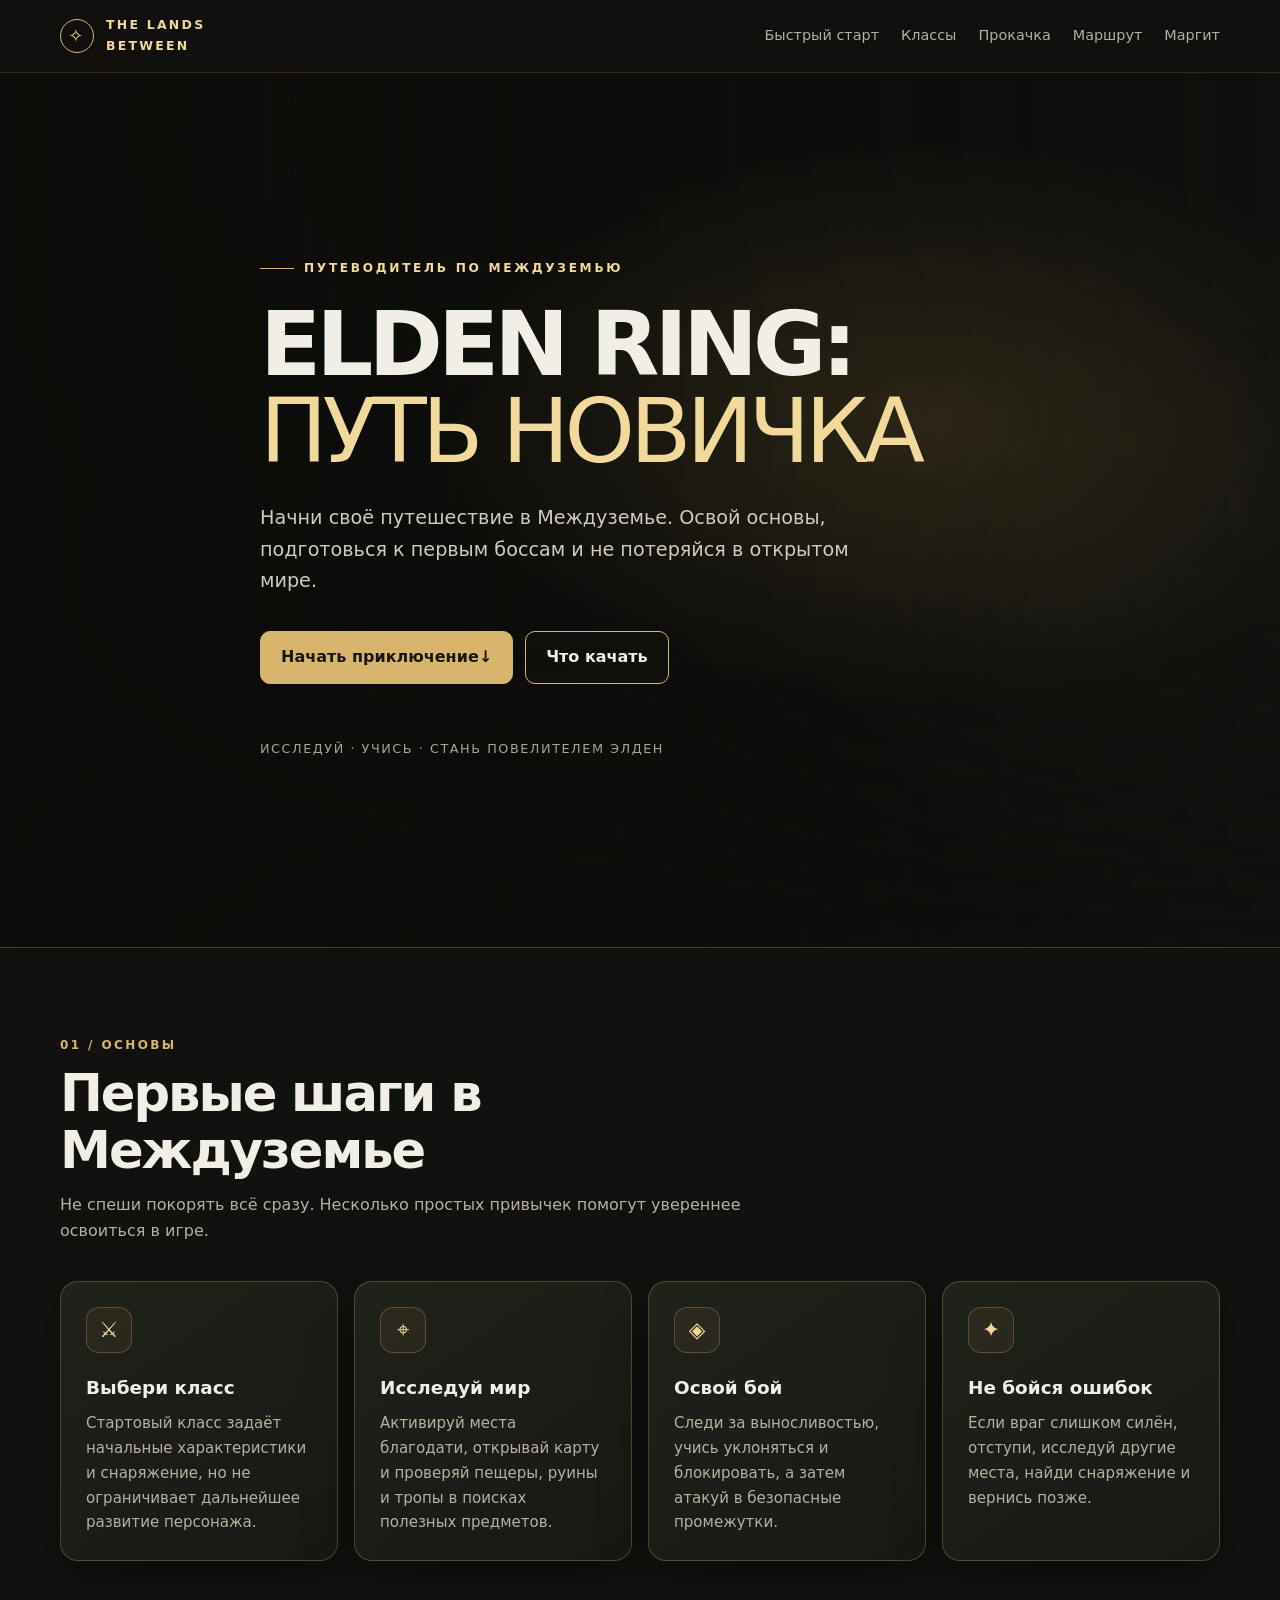
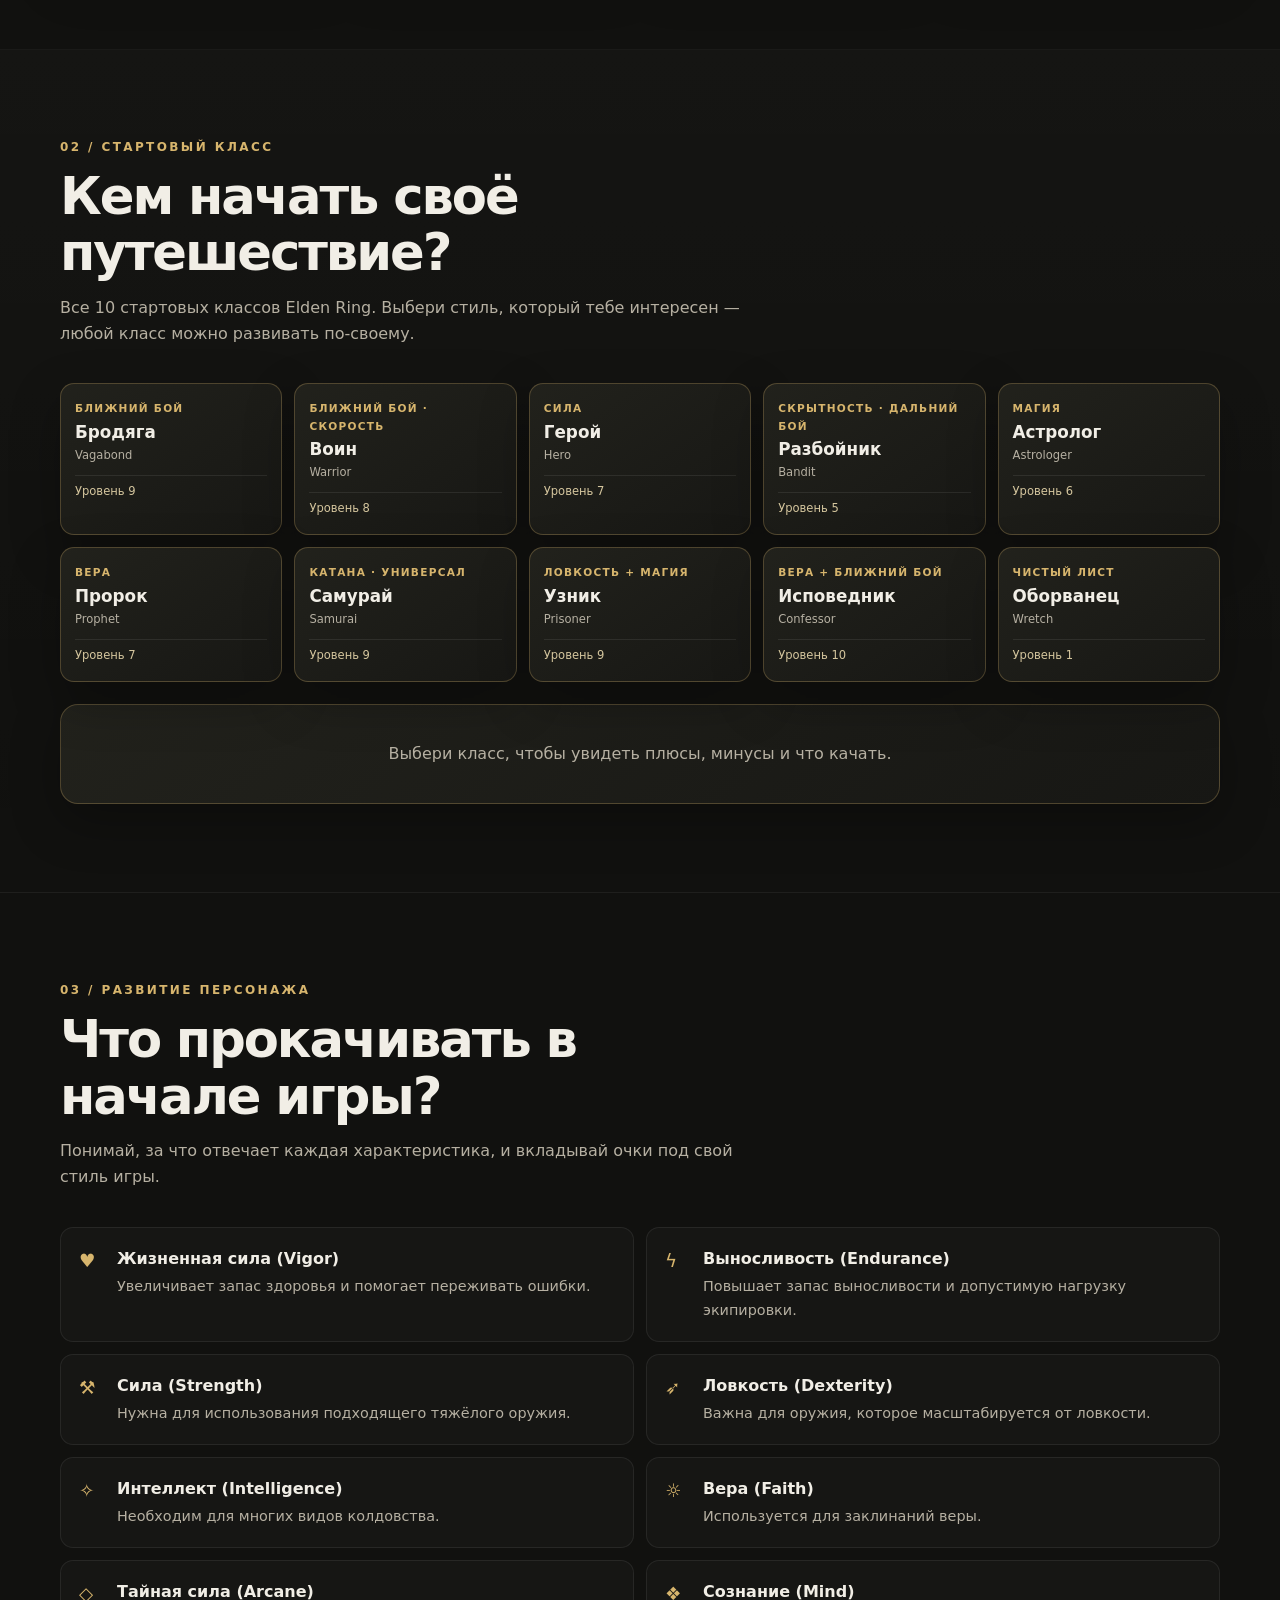
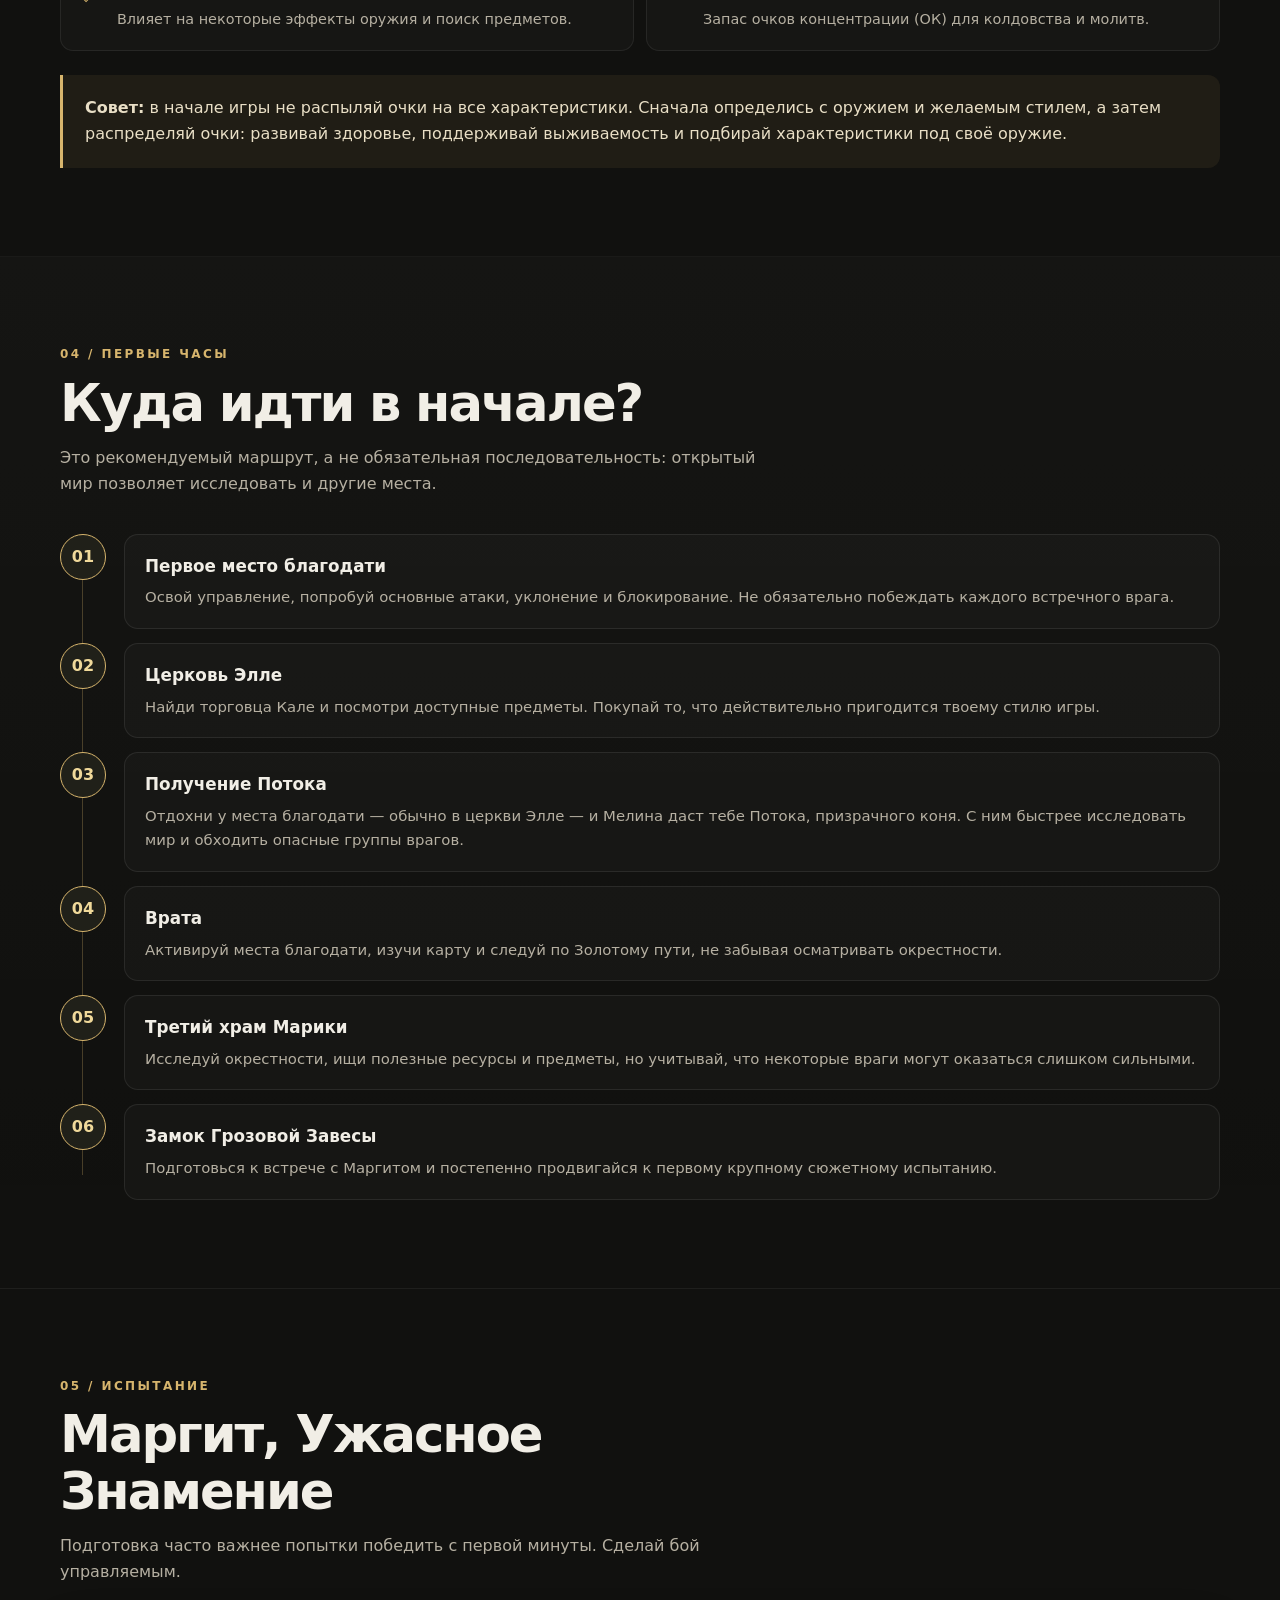
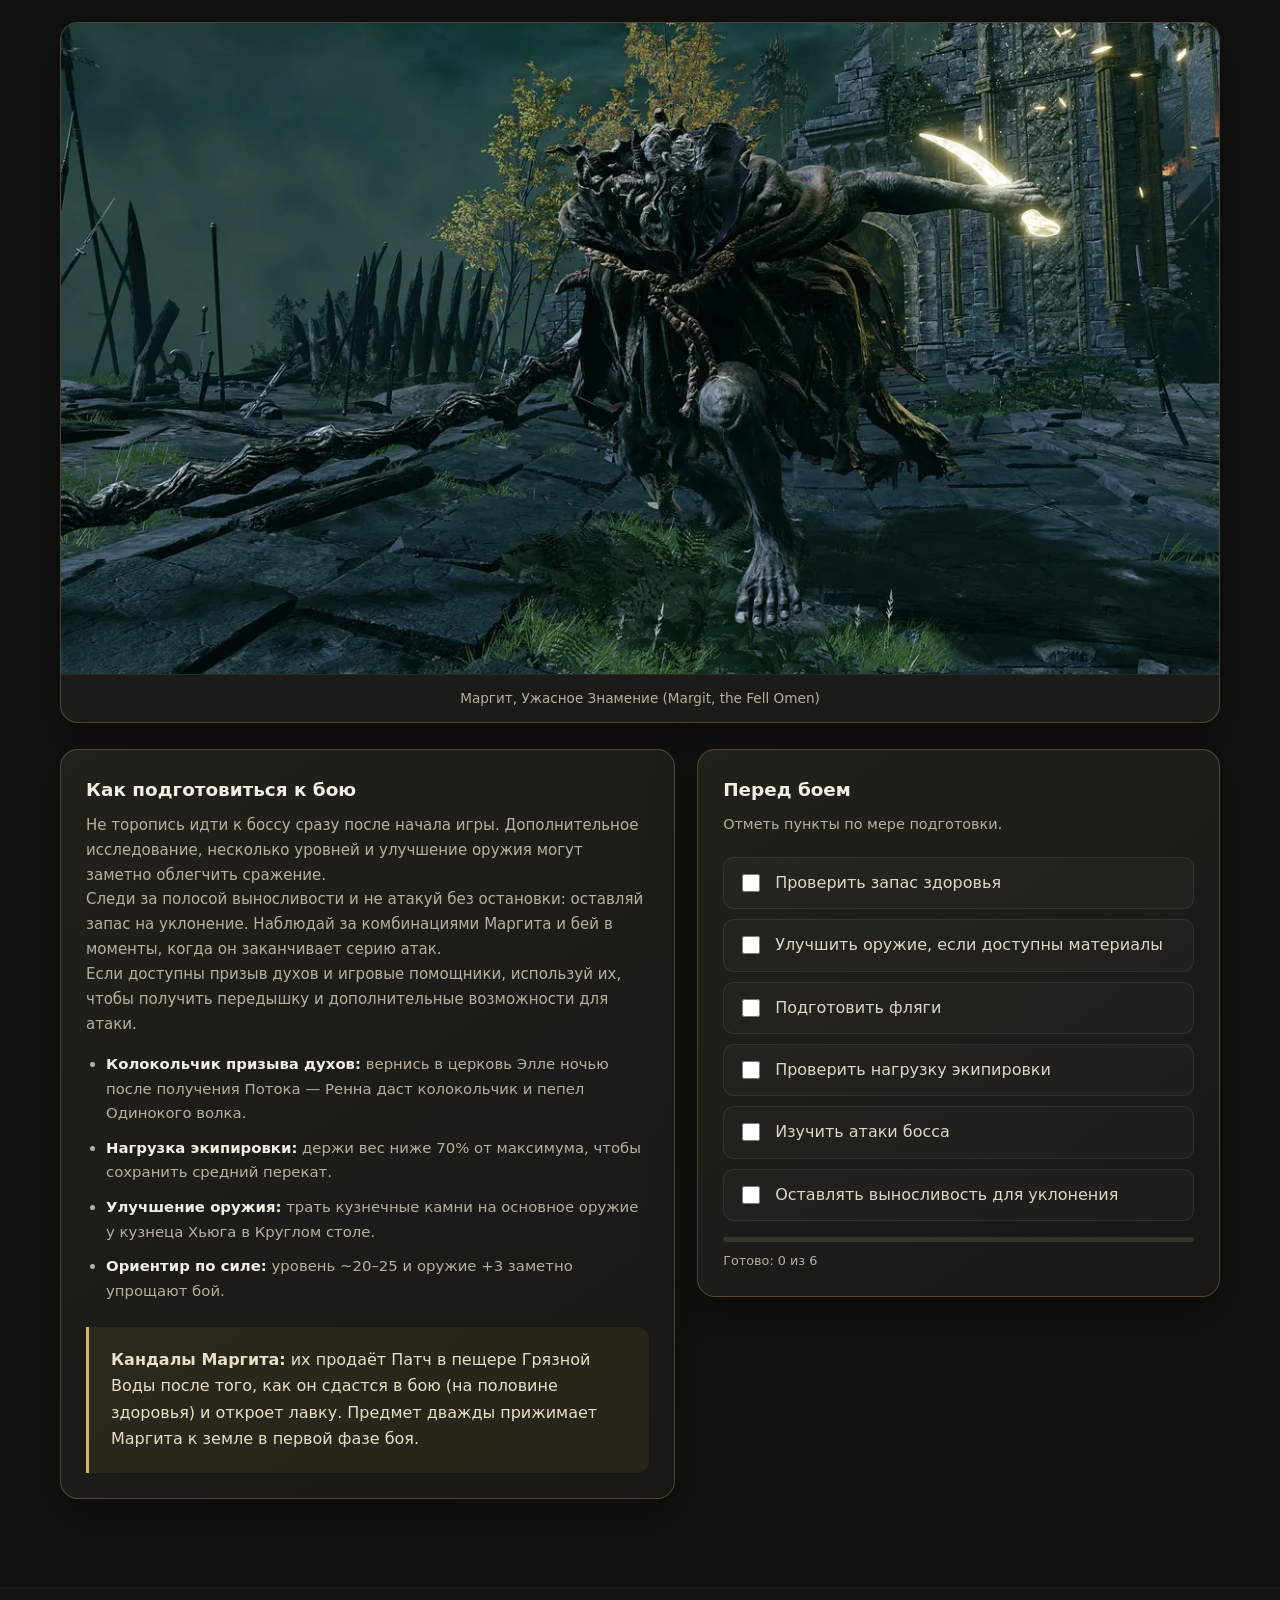
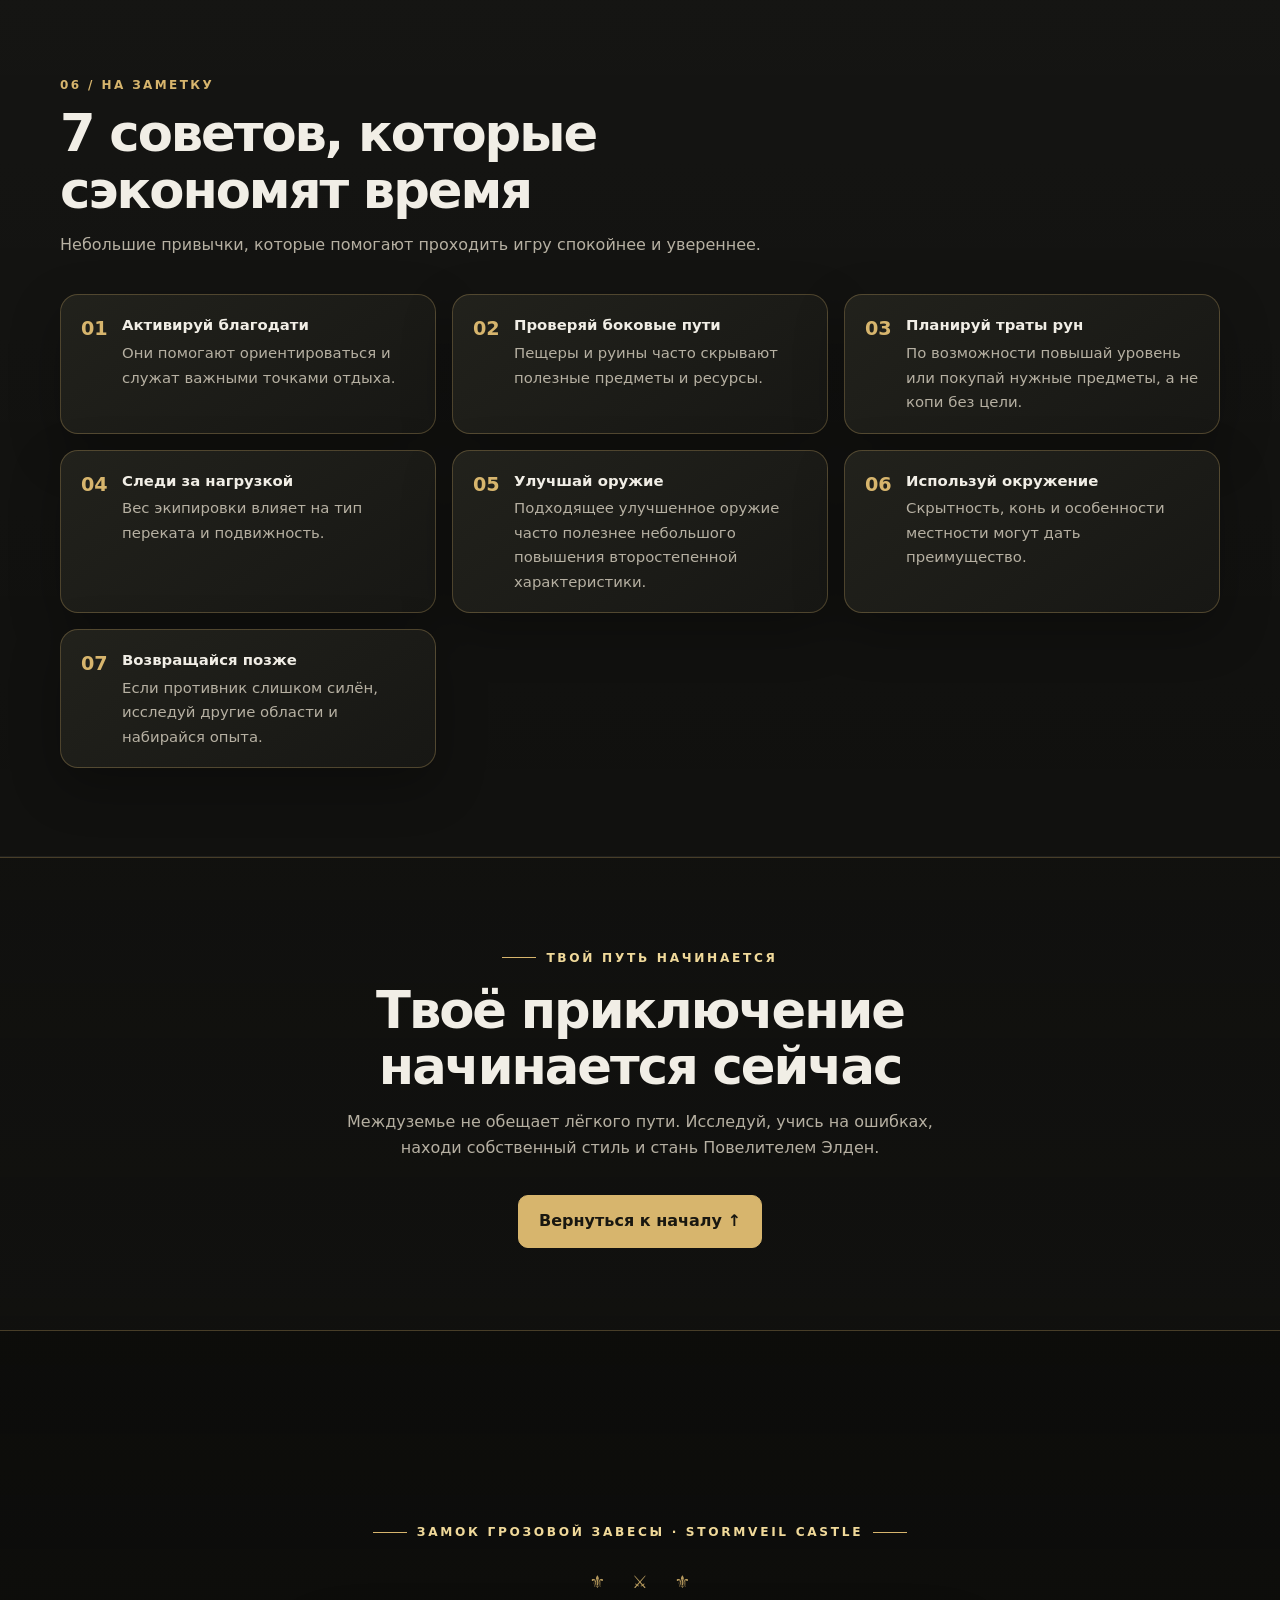
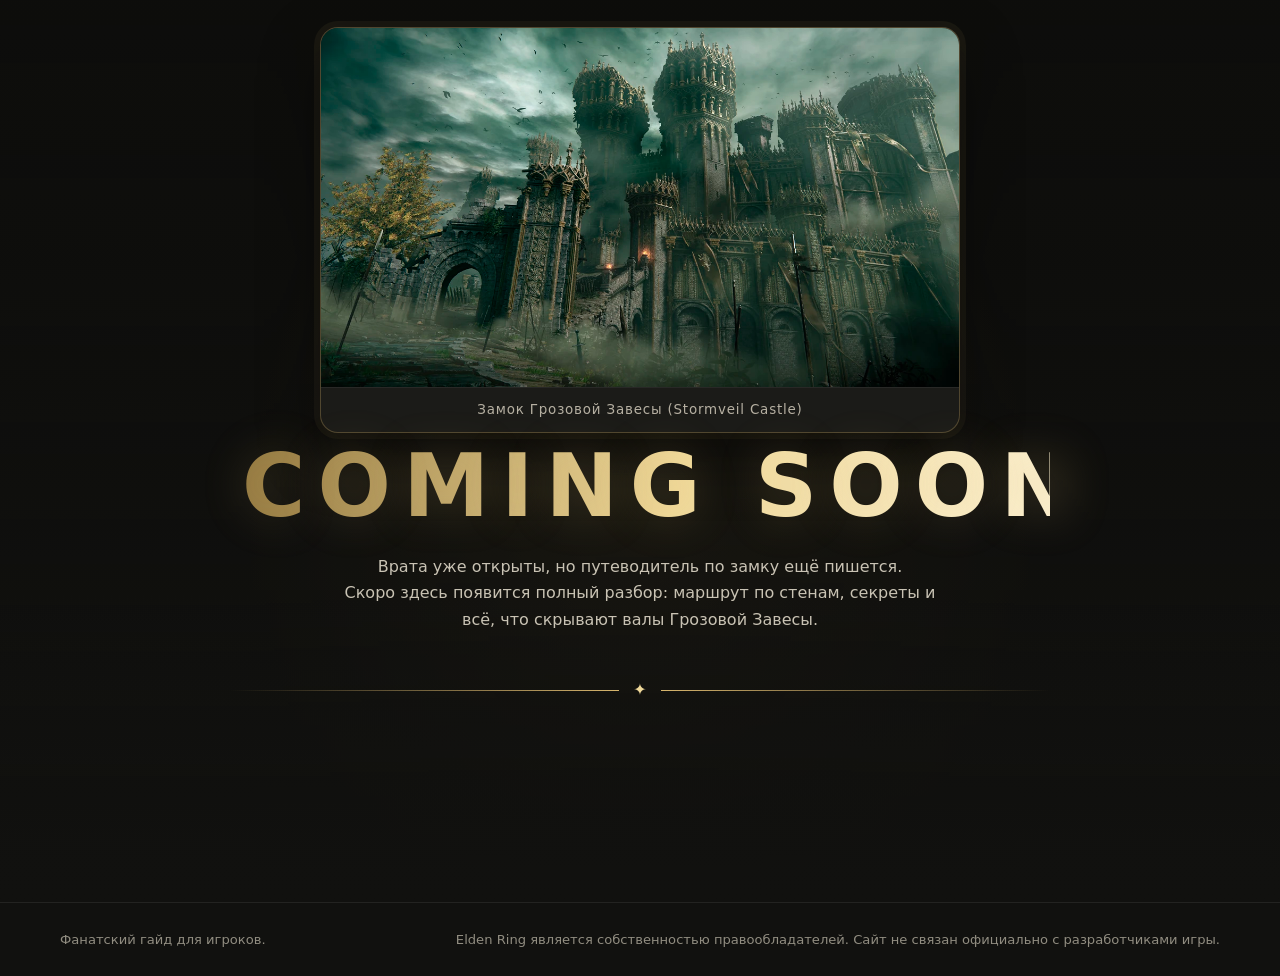
<file: index.html>
<!DOCTYPE html>
<html lang="ru">
<head>
<meta charset="UTF-8">
<meta name="viewport" content="width=device-width, initial-scale=1, viewport-fit=cover">
<meta name="description" content="Краткий фанатский гайд для новичков в Elden Ring: старт, классы, характеристики, маршрут и подготовка к Маргиту.">
<meta name="theme-color" content="#11110f">
<title>Elden Ring — Путь новичка</title>
<link rel="stylesheet" href="style.css">
</head>
<body>
<header class="topbar">
  <div class="container nav">
    <a class="brand" href="#top" aria-label="Elden Ring — к началу"><span class="brand-mark" aria-hidden="true">✧</span><span>THE LANDS<br>BETWEEN</span></a>
    <button type="button" class="menu-toggle" id="menuToggle" aria-expanded="false" aria-controls="navLinks">Меню ☰</button>
    <nav class="navlinks" id="navLinks" aria-label="Основная навигация">
      <a href="#start">Быстрый старт</a><a href="#classes">Классы</a><a href="#stats">Прокачка</a><a href="#route">Маршрут</a><a href="#margit">Маргит</a>
    </nav>
  </div>
</header>
<main id="top">
<section class="hero">
  <div class="container hero-content">
    <div class="eyebrow">Путеводитель по Междуземью</div>
    <h1>ELDEN RING:<span>ПУТЬ НОВИЧКА</span></h1>
    <p>Начни своё путешествие в Междуземье. Освой основы, подготовься к первым боссам и не потеряйся в открытом мире.</p>
    <div class="actions"><a class="btn btn-primary" href="#start">Начать приключение <span aria-hidden="true">↓</span></a><a class="btn btn-secondary" href="#stats">Что качать</a></div>
    <div class="hero-note">Исследуй · Учись · Стань Повелителем Элден</div>
  </div>
</section>

<section id="start">
  <div class="container">
    <div class="section-head reveal"><div class="section-kicker">01 / Основы</div><h2>Первые шаги в Междуземье</h2><p>Не спеши покорять всё сразу. Несколько простых привычек помогут увереннее освоиться в игре.</p></div>
    <div class="grid grid-4">
      <article class="card reveal"><div class="card-icon" aria-hidden="true">⚔</div><h3>Выбери класс</h3><p>Стартовый класс задаёт начальные характеристики и снаряжение, но не ограничивает дальнейшее развитие персонажа.</p></article>
      <article class="card reveal"><div class="card-icon" aria-hidden="true">⌖</div><h3>Исследуй мир</h3><p>Активируй места благодати, открывай карту и проверяй пещеры, руины и тропы в поисках полезных предметов.</p></article>
      <article class="card reveal"><div class="card-icon" aria-hidden="true">◈</div><h3>Освой бой</h3><p>Следи за выносливостью, учись уклоняться и блокировать, а затем атакуй в безопасные промежутки.</p></article>
      <article class="card reveal"><div class="card-icon" aria-hidden="true">✦</div><h3>Не бойся ошибок</h3><p>Если враг слишком силён, отступи, исследуй другие места, найди снаряжение и вернись позже.</p></article>
    </div>
  </div>
</section>

<section class="soft-section" id="classes">
  <div class="container">
    <div class="section-head reveal"><div class="section-kicker">02 / Стартовый класс</div><h2>Кем начать своё путешествие?</h2><p>Все 10 стартовых классов Elden Ring. Выбери стиль, который тебе интересен — любой класс можно развивать по-своему.</p></div>
    <div class="class-grid" id="classGrid" role="group" aria-label="Стартовые классы"></div>
    <div class="class-panel" id="classPanel" aria-live="polite" aria-atomic="true">
      <p class="class-panel-hint">Выбери класс, чтобы увидеть плюсы, минусы и что качать.</p>
    </div>
  </div>
</section>

<section id="stats">
  <div class="container">
    <div class="section-head reveal"><div class="section-kicker">03 / Развитие персонажа</div><h2>Что прокачивать в начале игры?</h2><p>Понимай, за что отвечает каждая характеристика, и вкладывай очки под свой стиль игры.</p></div>
    <div class="stat-grid">
      <div class="stat reveal"><div class="mini-icon">♥</div><div><strong>Жизненная сила (Vigor)</strong><p>Увеличивает запас здоровья и помогает переживать ошибки.</p></div></div>
      <div class="stat reveal"><div class="mini-icon">ϟ</div><div><strong>Выносливость (Endurance)</strong><p>Повышает запас выносливости и допустимую нагрузку экипировки.</p></div></div>
      <div class="stat reveal"><div class="mini-icon">⚒</div><div><strong>Сила (Strength)</strong><p>Нужна для использования подходящего тяжёлого оружия.</p></div></div>
      <div class="stat reveal"><div class="mini-icon">➶</div><div><strong>Ловкость (Dexterity)</strong><p>Важна для оружия, которое масштабируется от ловкости.</p></div></div>
      <div class="stat reveal"><div class="mini-icon">✧</div><div><strong>Интеллект (Intelligence)</strong><p>Необходим для многих видов колдовства.</p></div></div>
      <div class="stat reveal"><div class="mini-icon">☼</div><div><strong>Вера (Faith)</strong><p>Используется для заклинаний веры.</p></div></div>
      <div class="stat reveal"><div class="mini-icon">◇</div><div><strong>Тайная сила (Arcane)</strong><p>Влияет на некоторые эффекты оружия и поиск предметов.</p></div></div>
      <div class="stat reveal"><div class="mini-icon">❖</div><div><strong>Сознание (Mind)</strong><p>Запас очков концентрации (ОК) для колдовства и молитв.</p></div></div>
    </div>
    <div class="notice reveal"><strong>Совет:</strong> в начале игры не распыляй очки на все характеристики. Сначала определись с оружием и желаемым стилем, а затем распределяй очки: развивай здоровье, поддерживай выживаемость и подбирай характеристики под своё оружие.</div>
  </div>
</section>

<section class="soft-section" id="route">
  <div class="container">
    <div class="section-head reveal"><div class="section-kicker">04 / Первые часы</div><h2>Куда идти в начале?</h2><p>Это рекомендуемый маршрут, а не обязательная последовательность: открытый мир позволяет исследовать и другие места.</p></div>
    <div class="route">
      <article class="route-item reveal"><div class="route-num">01</div><div class="route-copy"><h3>Первое место благодати</h3><p>Освой управление, попробуй основные атаки, уклонение и блокирование. Не обязательно побеждать каждого встречного врага.</p></div></article>
      <article class="route-item reveal"><div class="route-num">02</div><div class="route-copy"><h3>Церковь Элле</h3><p>Найди торговца Кале и посмотри доступные предметы. Покупай то, что действительно пригодится твоему стилю игры.</p></div></article>
      <article class="route-item reveal"><div class="route-num">03</div><div class="route-copy"><h3>Получение Потока</h3><p>Отдохни у места благодати — обычно в церкви Элле — и Мелина даст тебе Потока, призрачного коня. С ним быстрее исследовать мир и обходить опасные группы врагов.</p></div></article>
      <article class="route-item reveal"><div class="route-num">04</div><div class="route-copy"><h3>Врата</h3><p>Активируй места благодати, изучи карту и следуй по Золотому пути, не забывая осматривать окрестности.</p></div></article>
      <article class="route-item reveal"><div class="route-num">05</div><div class="route-copy"><h3>Третий храм Марики</h3><p>Исследуй окрестности, ищи полезные ресурсы и предметы, но учитывай, что некоторые враги могут оказаться слишком сильными.</p></div></article>
      <article class="route-item reveal"><div class="route-num">06</div><div class="route-copy"><h3>Замок Грозовой Завесы</h3><p>Подготовься к встрече с Маргитом и постепенно продвигайся к первому крупному сюжетному испытанию.</p></div></article>
    </div>
  </div>
</section>

<section id="margit">
  <div class="container">
    <div class="section-head reveal"><div class="section-kicker">05 / Испытание</div><h2>Маргит, Ужасное Знамение</h2><p>Подготовка часто важнее попытки победить с первой минуты. Сделай бой управляемым.</p></div>
    <figure class="boss-figure reveal">
      <img src="assets/margit.webp" alt="Маргит, Ужасное Знамение — первый крупный босс Elden Ring, встречающий игрока у ворот Замка Грозовой Завесы" width="1200" height="675" loading="lazy" decoding="async">
      <figcaption>Маргит, Ужасное Знамение (Margit, the Fell Omen)</figcaption>
    </figure>
    <div class="boss-layout">
      <div class="card reveal">
        <h3>Как подготовиться к бою</h3>
        <p>Не торопись идти к боссу сразу после начала игры. Дополнительное исследование, несколько уровней и улучшение оружия могут заметно облегчить сражение.</p>
        <p>Следи за полосой выносливости и не атакуй без остановки: оставляй запас на уклонение. Наблюдай за комбинациями Маргита и бей в моменты, когда он заканчивает серию атак.</p>
        <p>Если доступны призыв духов и игровые помощники, используй их, чтобы получить передышку и дополнительные возможности для атаки.</p>
        <ul class="prep-list">
          <li><strong>Колокольчик призыва духов:</strong> вернись в церковь Элле ночью после получения Потока — Ренна даст колокольчик и пепел Одинокого волка.</li>
          <li><strong>Нагрузка экипировки:</strong> держи вес ниже 70% от максимума, чтобы сохранить средний перекат.</li>
          <li><strong>Улучшение оружия:</strong> трать кузнечные камни на основное оружие у кузнеца Хьюга в Круглом столе.</li>
          <li><strong>Ориентир по силе:</strong> уровень ~20–25 и оружие +3 заметно упрощают бой.</li>
        </ul>
        <div class="notice"><strong>Кандалы Маргита:</strong> их продаёт Патч в пещере Грязной Воды после того, как он сдастся в бою (на половине здоровья) и откроет лавку. Предмет дважды прижимает Маргита к земле в первой фазе боя.</div>
      </div>
      <div class="card reveal">
        <h3>Перед боем</h3>
        <p style="color:var(--muted);font-size:.9rem">Отметь пункты по мере подготовки.</p>
        <div class="checklist" id="checklist">
          <label class="checkrow"><input type="checkbox"><span>Проверить запас здоровья</span></label>
          <label class="checkrow"><input type="checkbox"><span>Улучшить оружие, если доступны материалы</span></label>
          <label class="checkrow"><input type="checkbox"><span>Подготовить фляги</span></label>
          <label class="checkrow"><input type="checkbox"><span>Проверить нагрузку экипировки</span></label>
          <label class="checkrow"><input type="checkbox"><span>Изучить атаки босса</span></label>
          <label class="checkrow"><input type="checkbox"><span>Оставлять выносливость для уклонения</span></label>
        </div>
        <div class="progress-wrap" aria-label="Прогресс подготовки"><div class="progress-bar" id="progressBar"></div></div>
        <div class="progress-text" id="progressText" aria-live="polite">Готово: 0 из 6</div>
      </div>
    </div>
  </div>
</section>

<section class="soft-section" id="tips">
  <div class="container">
    <div class="section-head reveal"><div class="section-kicker">06 / На заметку</div><h2>7 советов, которые сэкономят время</h2><p>Небольшие привычки, которые помогают проходить игру спокойнее и увереннее.</p></div>
    <div class="grid grid-3">
      <article class="card tip-card reveal"><div class="tip-number">01</div><p><strong>Активируй благодати</strong>Они помогают ориентироваться и служат важными точками отдыха.</p></article>
      <article class="card tip-card reveal"><div class="tip-number">02</div><p><strong>Проверяй боковые пути</strong>Пещеры и руины часто скрывают полезные предметы и ресурсы.</p></article>
      <article class="card tip-card reveal"><div class="tip-number">03</div><p><strong>Планируй траты рун</strong>По возможности повышай уровень или покупай нужные предметы, а не копи без цели.</p></article>
      <article class="card tip-card reveal"><div class="tip-number">04</div><p><strong>Следи за нагрузкой</strong>Вес экипировки влияет на тип переката и подвижность.</p></article>
      <article class="card tip-card reveal"><div class="tip-number">05</div><p><strong>Улучшай оружие</strong>Подходящее улучшенное оружие часто полезнее небольшого повышения второстепенной характеристики.</p></article>
      <article class="card tip-card reveal"><div class="tip-number">06</div><p><strong>Используй окружение</strong>Скрытность, конь и особенности местности могут дать преимущество.</p></article>
      <article class="card tip-card reveal"><div class="tip-number">07</div><p><strong>Возвращайся позже</strong>Если противник слишком силён, исследуй другие области и набирайся опыта.</p></article>
    </div>
  </div>
</section>

<section class="final-cta">
  <div class="container reveal"><div class="eyebrow">Твой путь начинается</div><h2>Твоё приключение начинается сейчас</h2><p>Междуземье не обещает лёгкого пути. Исследуй, учись на ошибках, находи собственный стиль и стань Повелителем Элден.</p><div class="actions"><a class="btn btn-primary" href="#top">Вернуться к началу ↑</a></div></div>
</section>

<section class="coming-soon" id="stormveil" aria-label="Замок Грозовой Завесы — скоро">
  <div class="coming-soon-inner container reveal">
    <div class="eyebrow coming-soon-eyebrow">Замок Грозовой Завесы · Stormveil Castle</div>
    <div class="coming-soon-gate" aria-hidden="true">⚜ ⚔ ⚜</div>
    <figure class="coming-soon-figure">
      <img src="assets/stormveil.webp" alt="Замок Грозовой Завесы (Stormveil Castle) — первая крупная сюжетная локация Elden Ring" width="1200" height="675" loading="lazy" decoding="async">
      <figcaption>Замок Грозовой Завесы (Stormveil Castle)</figcaption>
    </figure>
    <p class="coming-soon-title">COMING&nbsp;SOON</p>
    <p class="coming-soon-sub">Врата уже открыты, но путеводитель по замку ещё пишется.<br>Скоро здесь появится полный разбор: маршрут по стенам, секреты и всё, что скрывают валы Грозовой Завесы.</p>
    <div class="coming-soon-divider" aria-hidden="true"><span>✦</span></div>
  </div>
</section>
</main>
<footer><div class="container footer-inner"><span>Фанатский гайд для игроков.</span><span>Elden Ring является собственностью правообладателей. Сайт не связан официально с разработчиками игры.</span></div></footer>
<script src="main.js"></script>
</body>
</html>
</file>
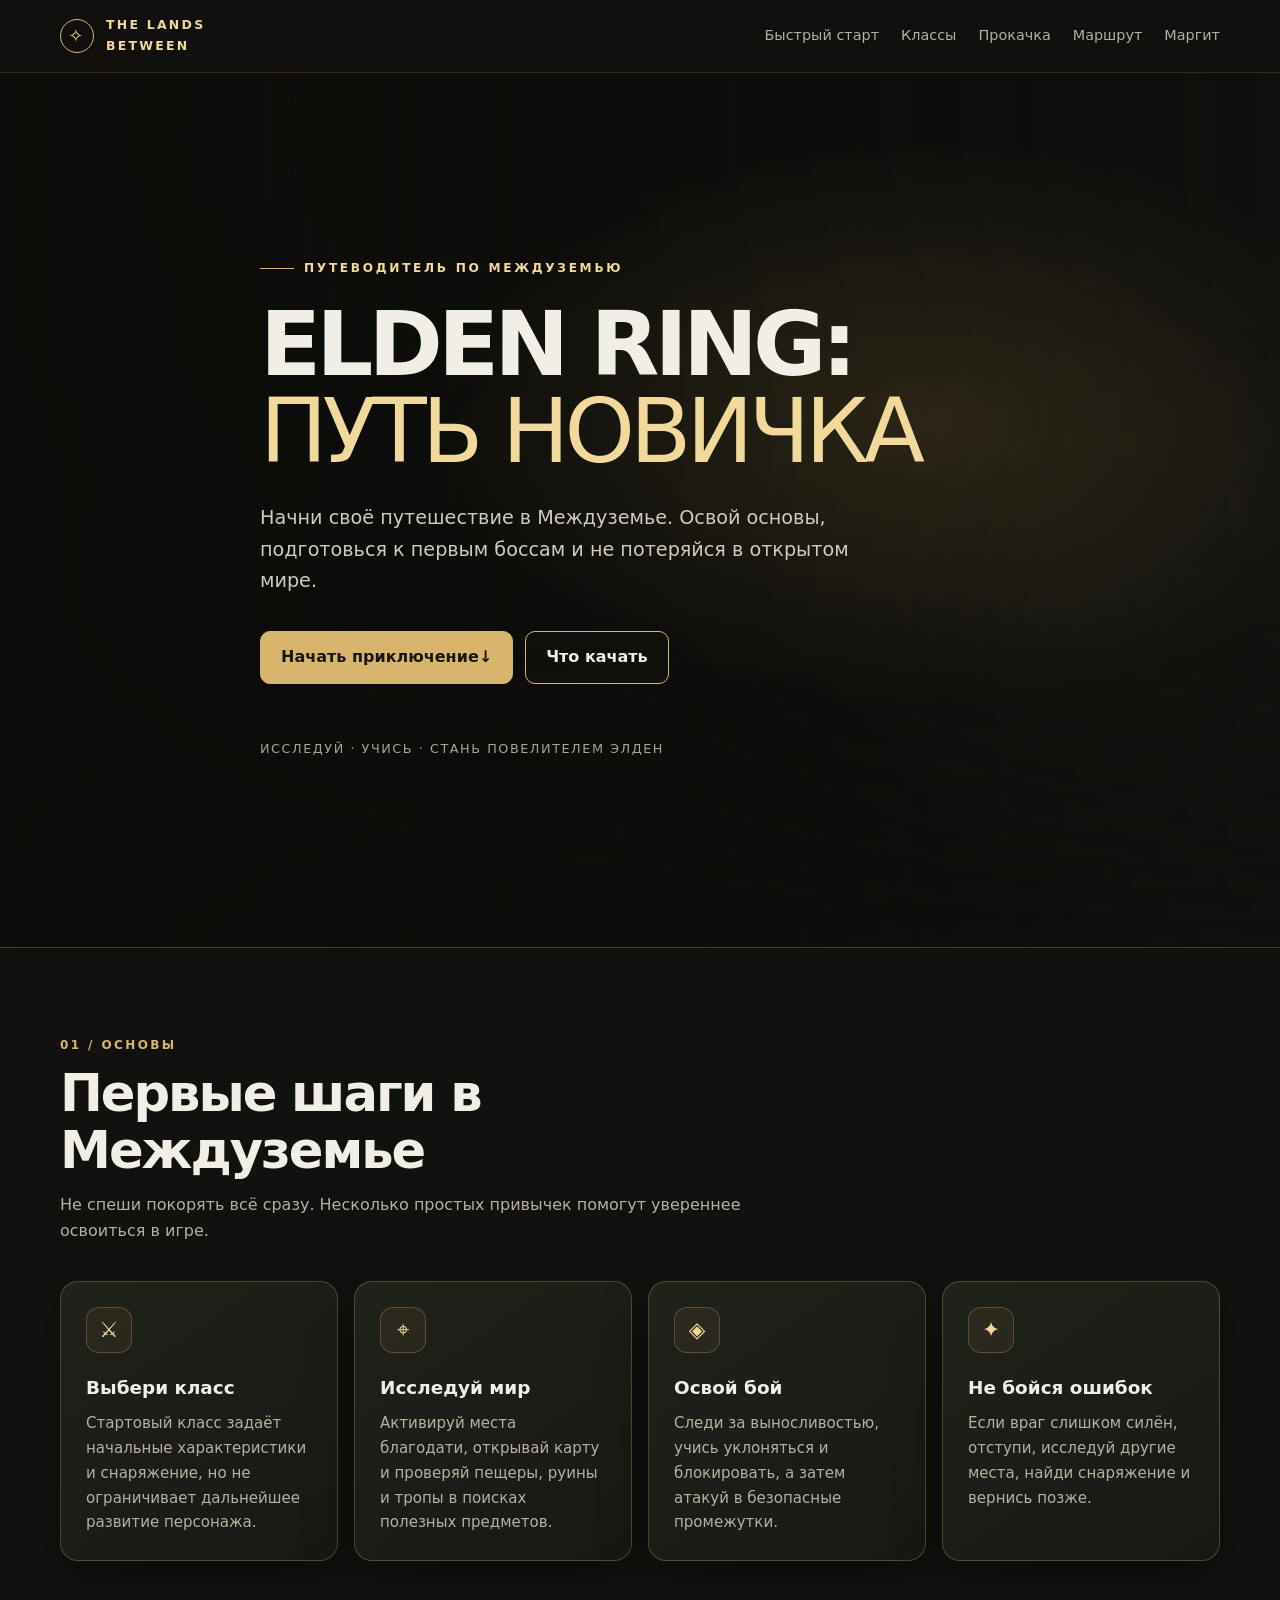
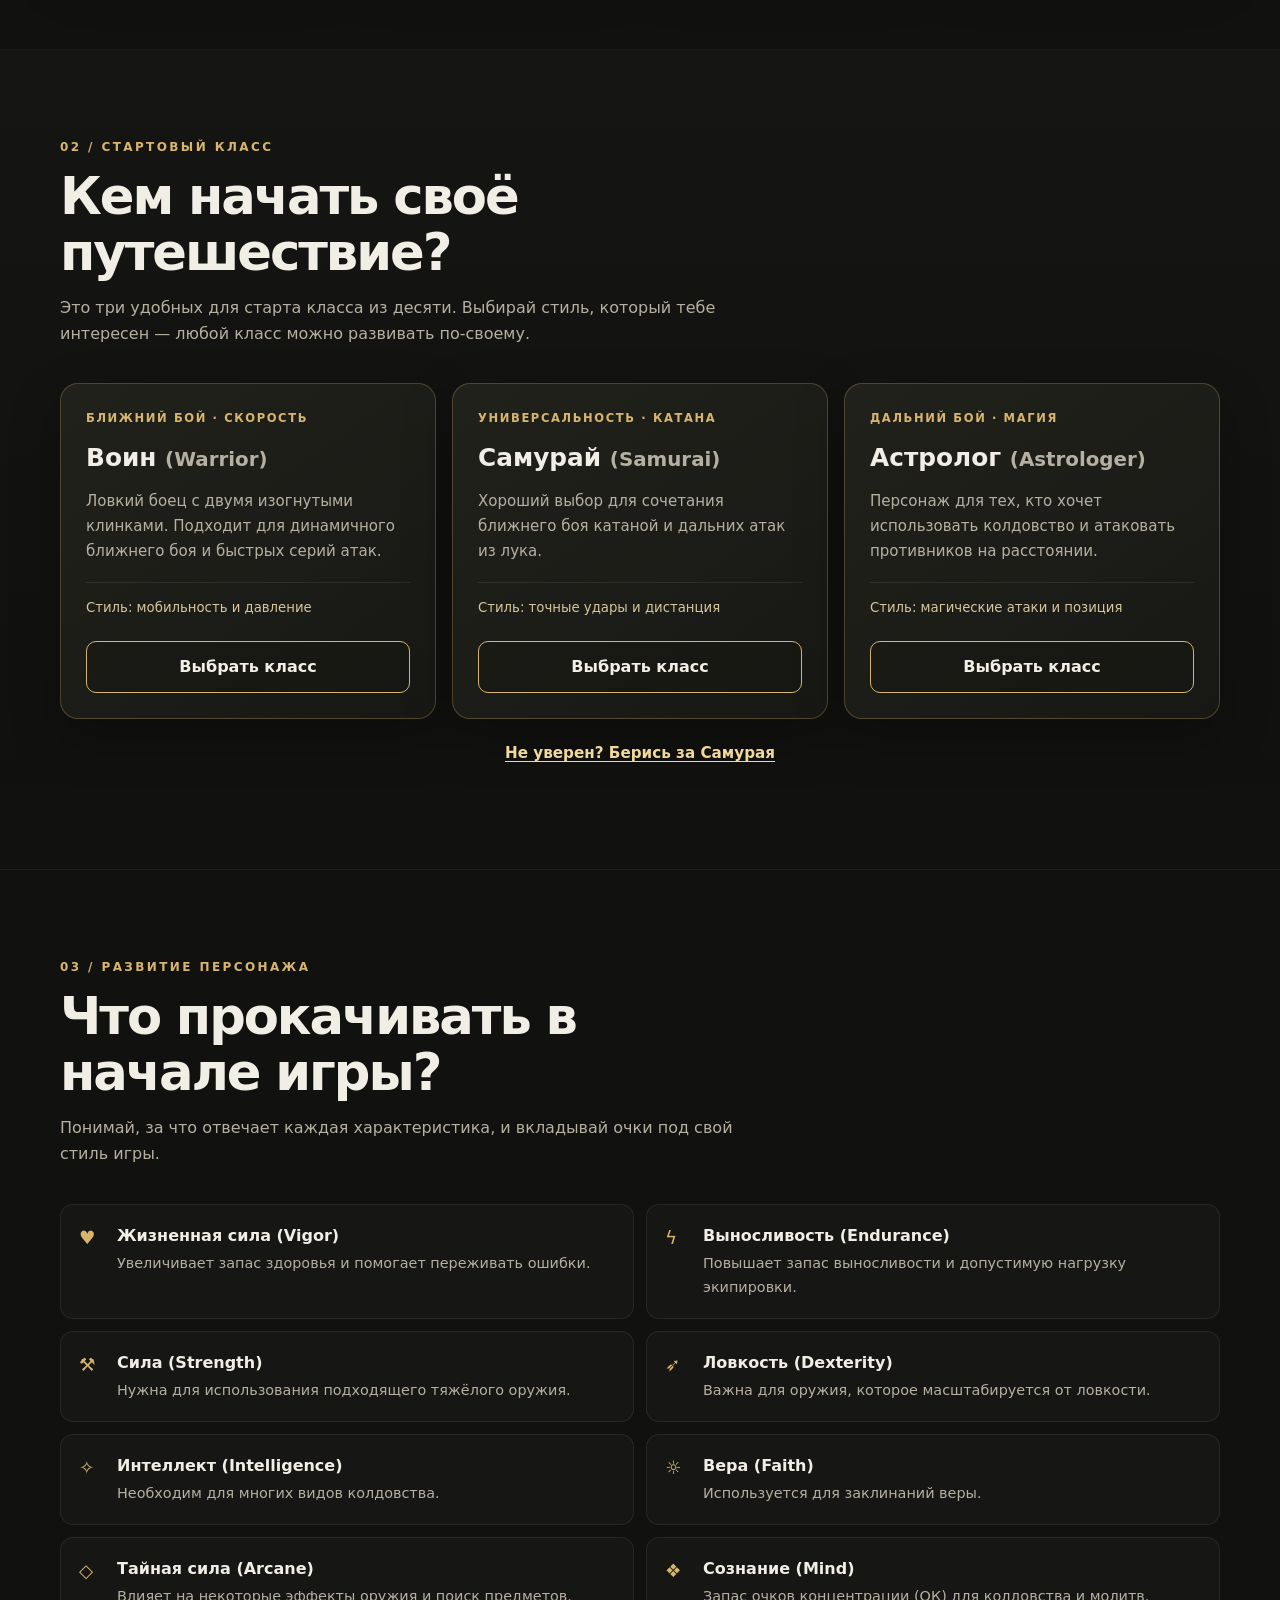
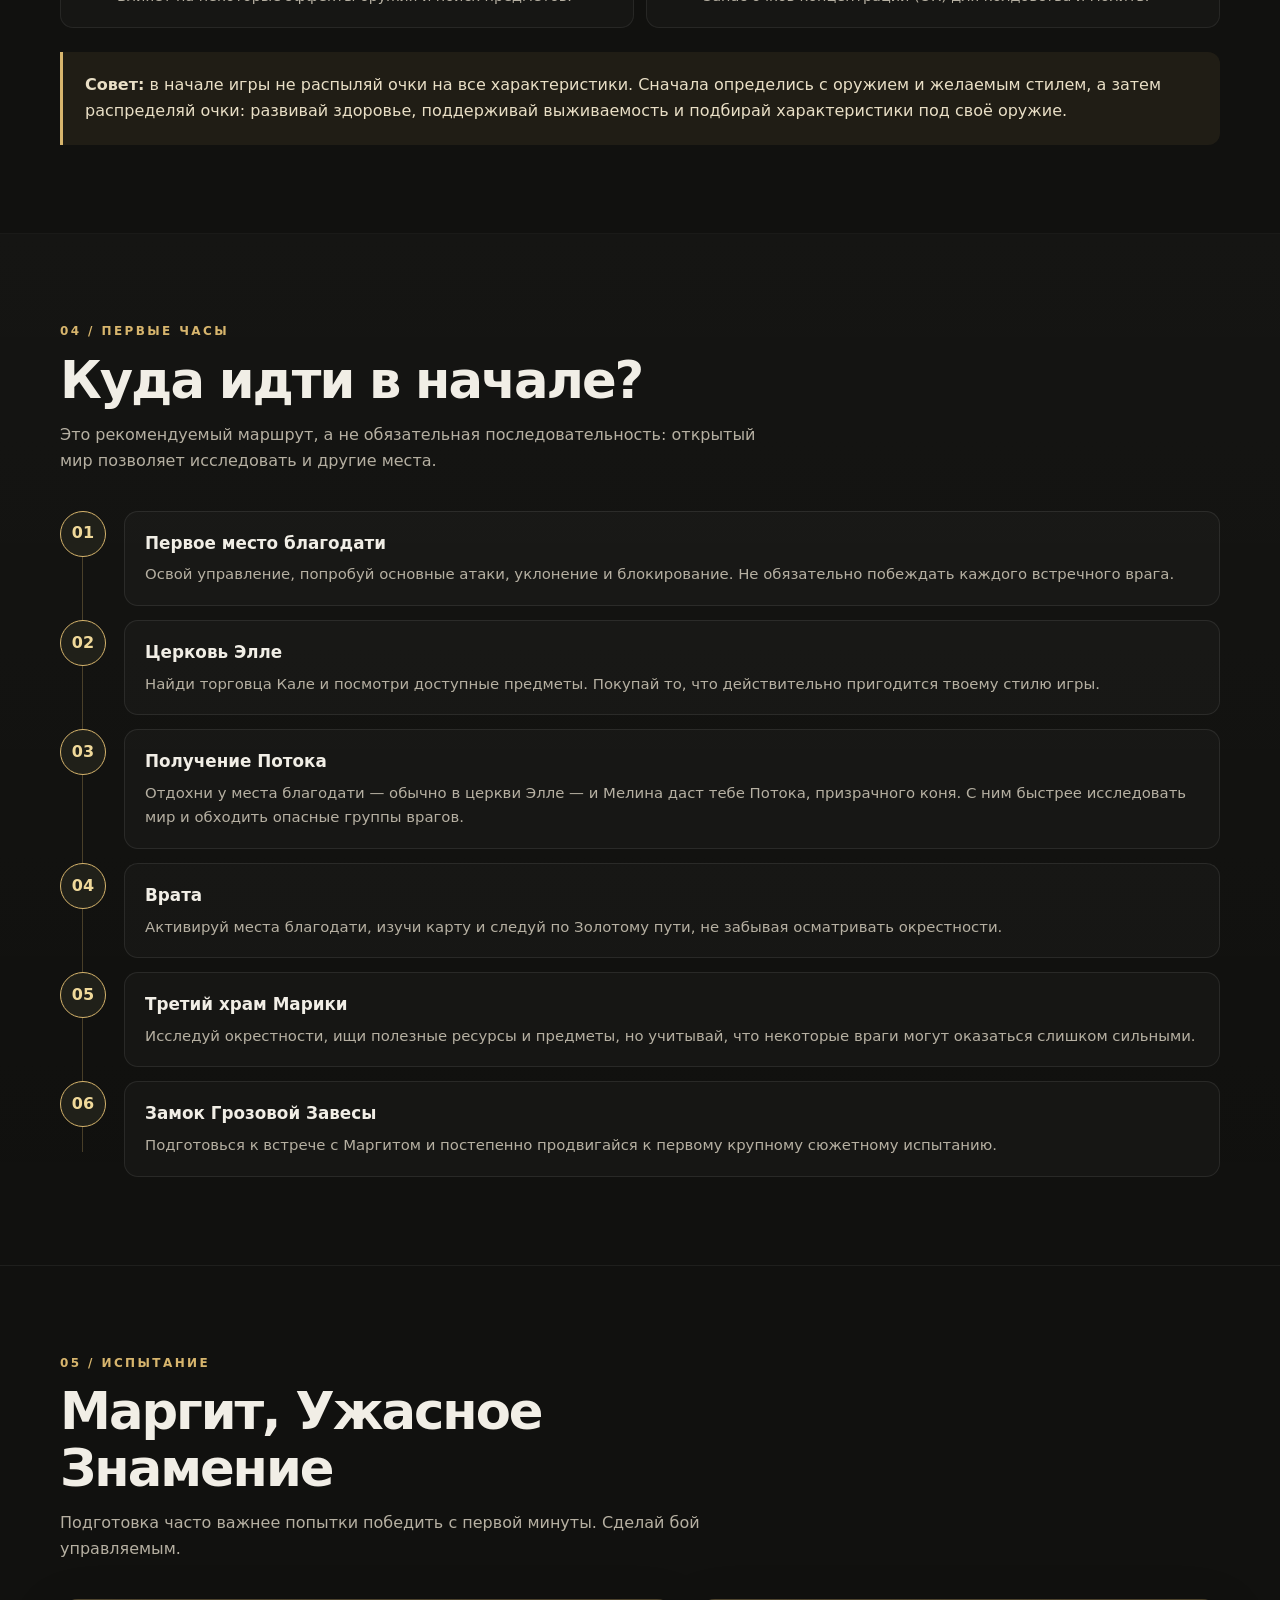
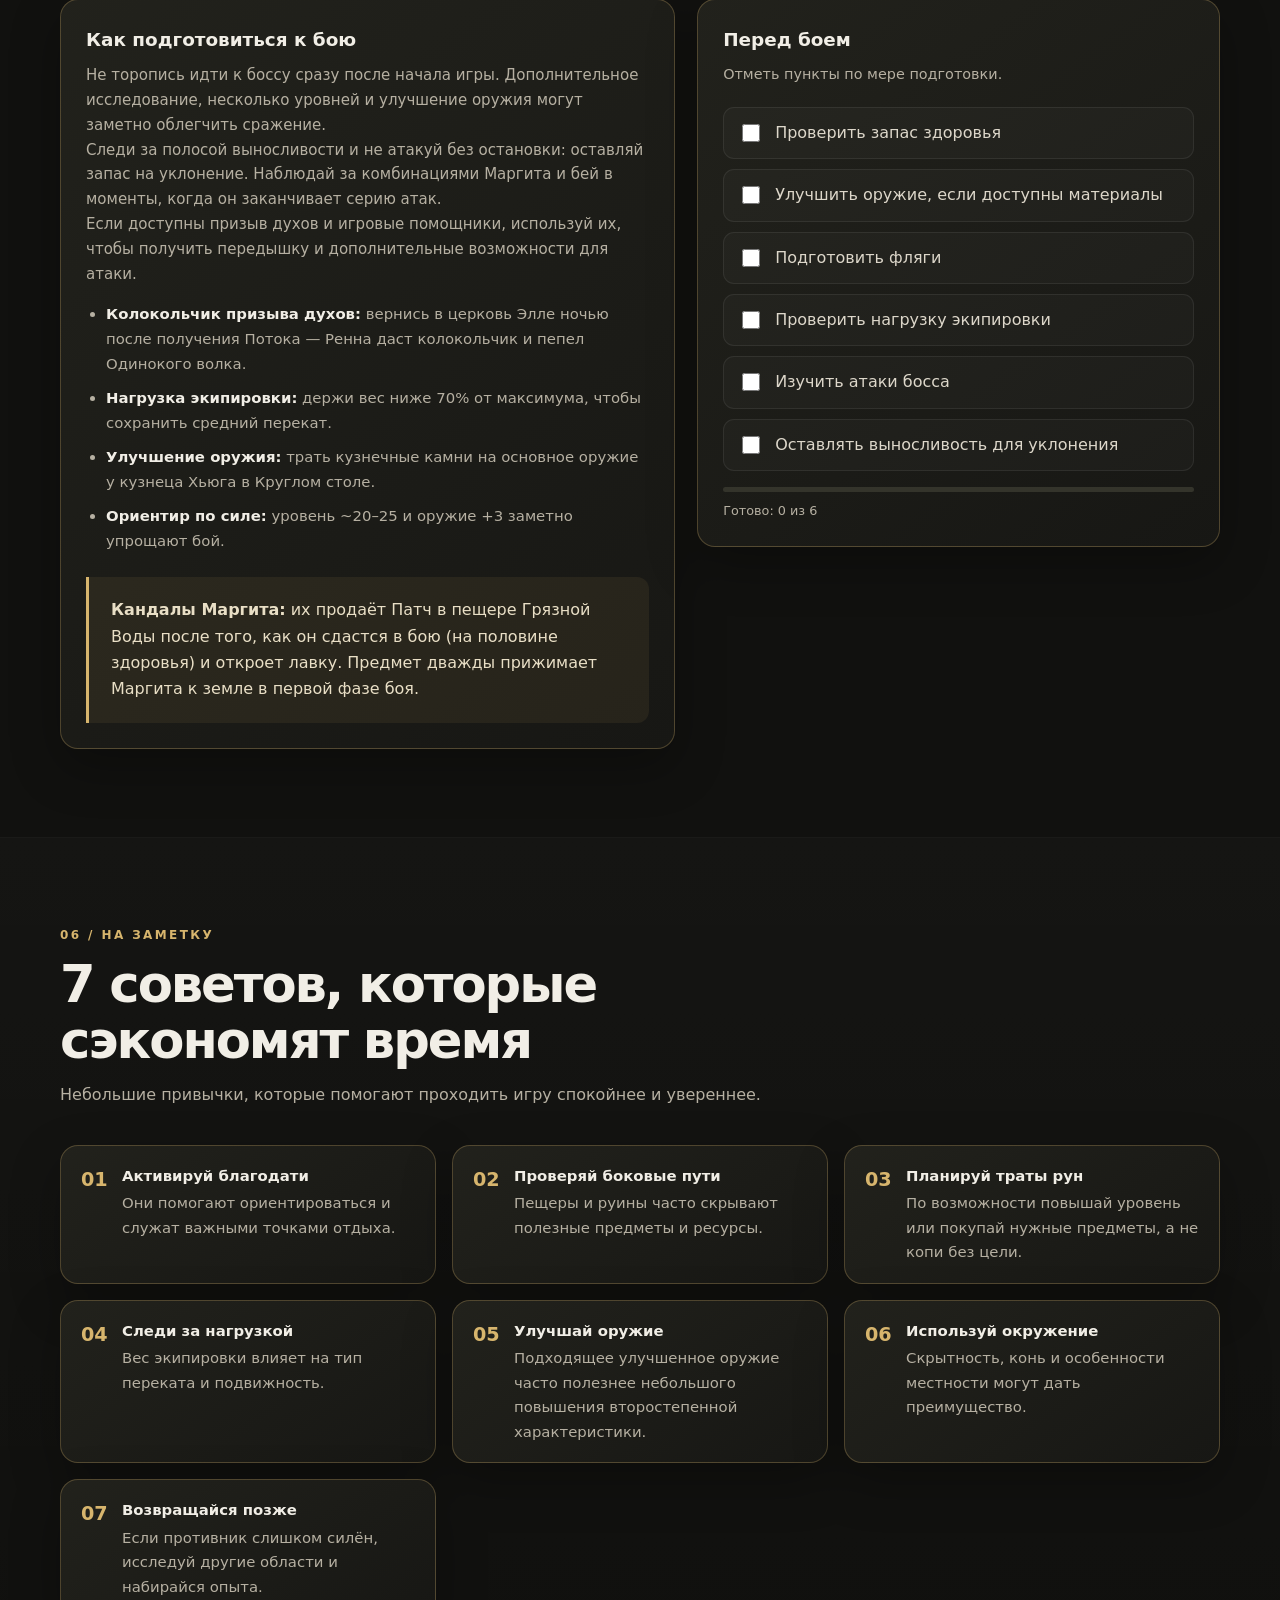
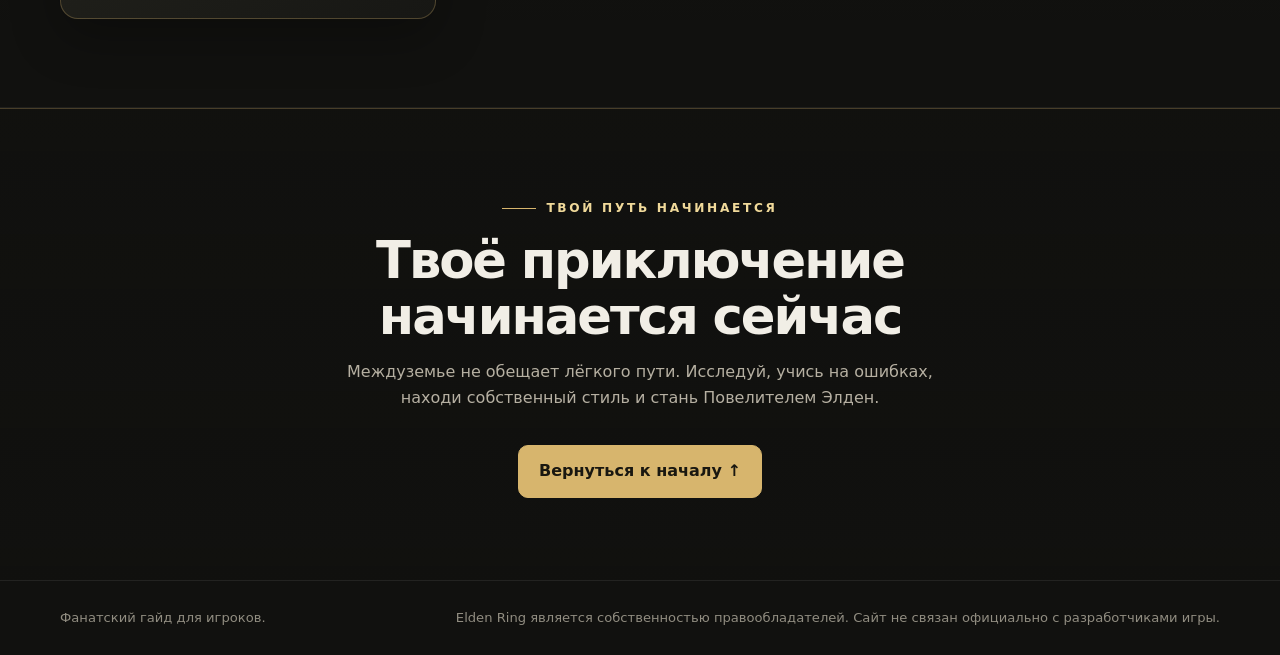
<file: index 1.html>
<!DOCTYPE html>
<html lang="ru">
<head>
<meta charset="UTF-8">
<meta name="viewport" content="width=device-width, initial-scale=1, viewport-fit=cover">
<meta name="description" content="Краткий фанатский гайд для новичков в Elden Ring: старт, классы, характеристики, маршрут и подготовка к Маргиту.">
<meta name="theme-color" content="#11110f">
<title>Elden Ring — Путь новичка</title>
<style>
:root{--bg:#11110f;--panel:#1b1b18;--panel2:#22221d;--gold:#d7b56d;--gold2:#f0d99a;--text:#f1eee6;--muted:#b6b0a2;--line:rgba(215,181,109,.28);--max:1160px;--radius:18px;--shadow:0 18px 50px rgba(0,0,0,.28)}
*{box-sizing:border-box}
html{scroll-behavior:smooth;scroll-padding-top:84px}
body{margin:0;background:var(--bg);color:var(--text);font-family:Inter,ui-sans-serif,system-ui,-apple-system,BlinkMacSystemFont,"Segoe UI",sans-serif;line-height:1.65}
body:before{content:"";position:fixed;inset:0;pointer-events:none;opacity:.12;z-index:-1;background-image:radial-gradient(circle at 15% 15%,#76613a 0,transparent 30%),radial-gradient(circle at 85% 70%,#4c4a32 0,transparent 28%)}
a{color:inherit;text-decoration:none}
button{font:inherit}
button:focus-visible,a:focus-visible,input:focus-visible{outline:3px solid var(--gold2);outline-offset:3px}
.container{width:min(var(--max),calc(100% - 40px));margin-inline:auto}
.topbar{position:sticky;top:0;z-index:20;background:rgba(17,17,15,.88);backdrop-filter:blur(14px);border-bottom:1px solid rgba(215,181,109,.15)}
.nav{min-height:72px;display:flex;align-items:center;justify-content:space-between;gap:24px}
.brand{display:flex;align-items:center;gap:12px;font-size:.78rem;letter-spacing:.18em;font-weight:800;color:var(--gold2)}
.brand-mark{display:grid;place-items:center;width:34px;height:34px;border:1px solid var(--gold);border-radius:50%;font-size:18px}
.navlinks{display:flex;gap:22px;align-items:center;color:var(--muted);font-size:.9rem}
.navlinks a:hover{color:var(--gold2)}
.menu-toggle{display:none;background:transparent;border:1px solid var(--line);color:var(--text);padding:8px 12px;border-radius:10px}
.hero{min-height:680px;display:grid;align-items:center;position:relative;isolation:isolate;overflow:hidden;border-bottom:1px solid var(--line);background:linear-gradient(90deg,rgba(12,12,10,.96) 0%,rgba(12,12,10,.76) 52%,rgba(12,12,10,.28) 100%),linear-gradient(0deg,var(--bg),transparent 38%),url('https://images.unsplash.com/photo-1518709268805-4e9042af9f23?auto=format&fit=crop&w=2000&q=85') center 42%/cover}
.hero:after{content:"";position:absolute;inset:0;z-index:-1;background:radial-gradient(ellipse at 72% 40%,rgba(209,171,83,.15),transparent 38%)}
.hero-content{padding:90px 0 100px;max-width:760px}
.eyebrow{display:inline-flex;align-items:center;gap:10px;color:var(--gold2);font-size:.76rem;letter-spacing:.22em;text-transform:uppercase;font-weight:800}
.eyebrow:before{content:"";width:34px;height:1px;background:var(--gold)}
h1,h2,h3,p{margin-top:0}
h1{font-size:clamp(2.6rem,7vw,5.6rem);line-height:.98;letter-spacing:-.055em;margin:22px 0 26px;max-width:820px}
h1 span{display:block;color:var(--gold2);font-weight:500}
.hero p{max-width:620px;color:#d0cbbf;font-size:clamp(1rem,2vw,1.2rem)}
.actions{display:flex;gap:12px;flex-wrap:wrap;margin-top:34px}
.btn{display:inline-flex;align-items:center;justify-content:center;min-height:48px;padding:12px 20px;border-radius:10px;border:1px solid var(--gold);font-weight:750;cursor:pointer;transition:transform .2s,background .2s,border-color .2s}
.btn:hover{transform:translateY(-2px)}
.btn-primary{background:var(--gold);color:#191710}
.btn-primary:hover{background:var(--gold2)}
.btn-secondary{background:rgba(20,20,17,.35);color:var(--text)}
.btn-secondary:hover{background:rgba(215,181,109,.12)}
.hero-note{margin-top:54px;color:#a9a393;font-size:.8rem;letter-spacing:.12em;text-transform:uppercase}
section{padding:88px 0}
.section-head{max-width:720px;margin-bottom:36px}
.section-kicker{color:var(--gold);font-size:.75rem;font-weight:800;letter-spacing:.2em;text-transform:uppercase}
h2{font-size:clamp(2rem,4vw,3.2rem);line-height:1.1;letter-spacing:-.04em;margin:10px 0 14px}
.section-head p{color:var(--muted);margin-bottom:0}
.grid{display:grid;gap:16px}
.grid-4{grid-template-columns:repeat(4,minmax(0,1fr))}
.grid-3{grid-template-columns:repeat(3,minmax(0,1fr))}
.card{background:linear-gradient(145deg,rgba(35,35,29,.96),rgba(24,24,21,.96));border:1px solid var(--line);border-radius:var(--radius);padding:25px;box-shadow:var(--shadow)}
.card-icon{width:46px;height:46px;display:grid;place-items:center;border:1px solid var(--line);border-radius:13px;color:var(--gold2);font-size:1.35rem;margin-bottom:20px;background:rgba(215,181,109,.06)}
.card h3{font-size:1.15rem;margin-bottom:8px}
.card p{color:var(--muted);font-size:.94rem;margin-bottom:0}
.soft-section{background:linear-gradient(180deg,rgba(255,255,255,.018),transparent);border-block:1px solid rgba(255,255,255,.04)}
.class-card{display:flex;flex-direction:column;min-height:300px}
.class-label{font-size:.72rem;color:var(--gold);letter-spacing:.14em;text-transform:uppercase;font-weight:800}
.class-card h3{font-size:1.55rem;margin:10px 0}
.class-card .style{margin:18px 0 22px;padding-top:14px;border-top:1px solid rgba(255,255,255,.08);font-size:.83rem;color:#d5c69e}
.class-card .btn{margin-top:auto;width:100%}
.class-hint{margin-top:22px;text-align:center;color:var(--muted);font-size:.95rem}
.class-hint a{color:var(--gold2);font-weight:700;text-decoration:underline;text-underline-offset:3px}
.class-hint a:hover{color:var(--gold)}
.prep-list{margin:16px 0 0;padding-left:20px;color:var(--muted);font-size:.93rem}
.prep-list li{margin-bottom:10px}
.prep-list strong{color:var(--text)}
.notice{padding:20px 22px;border-left:3px solid var(--gold);background:rgba(215,181,109,.08);border-radius:0 12px 12px 0;color:#e9dfc6;margin-top:24px}
.stat-grid{display:grid;grid-template-columns:repeat(2,minmax(0,1fr));gap:12px}
.stat{display:flex;gap:14px;padding:18px;background:rgba(255,255,255,.025);border:1px solid rgba(255,255,255,.07);border-radius:13px}
.stat strong{display:block;margin-bottom:3px}
.stat p{margin:0;color:var(--muted);font-size:.9rem}
.stat .mini-icon{color:var(--gold);font-size:1.15rem;min-width:24px}
.route{position:relative;display:grid;gap:14px}
.route:before{content:"";position:absolute;left:22px;top:25px;bottom:25px;width:1px;background:var(--line)}
.route-item{position:relative;display:grid;grid-template-columns:46px 1fr;gap:18px;align-items:start}
.route-num{width:46px;height:46px;border-radius:50%;display:grid;place-items:center;background:#202019;border:1px solid var(--gold);color:var(--gold2);font-weight:800;z-index:1}
.route-copy{padding:18px 20px;border:1px solid rgba(255,255,255,.08);border-radius:14px;background:rgba(255,255,255,.025)}
.route-copy h3{margin:0 0 5px;font-size:1.05rem}
.route-copy p{margin:0;color:var(--muted);font-size:.93rem}
.boss-layout{display:grid;grid-template-columns:1fr .85fr;gap:22px;align-items:start}
.checklist{display:grid;gap:10px;margin-top:20px}
.checkrow{display:flex;align-items:flex-start;gap:12px;padding:12px 14px;background:rgba(255,255,255,.025);border:1px solid rgba(255,255,255,.07);border-radius:11px;cursor:pointer}
.checkrow input{width:18px;height:18px;margin-top:4px;accent-color:var(--gold);flex:0 0 auto}
.checkrow span{color:#ddd7ca}
.checkrow input:checked+span{color:#8f9883;text-decoration:line-through}
.progress-wrap{height:5px;background:#34342b;border-radius:99px;margin-top:16px;overflow:hidden}
.progress-bar{height:100%;width:0;background:var(--gold);transition:width .2s}
.progress-text{font-size:.8rem;color:var(--muted);margin-top:8px}
.tip-card{padding:18px 20px;display:flex;gap:15px;align-items:flex-start}
.tip-number{font-size:1.2rem;color:var(--gold);font-weight:800;min-width:26px}
.tip-card p{margin:0;color:var(--muted);font-size:.93rem}
.tip-card strong{color:var(--text);display:block;margin-bottom:3px}
.final-cta{padding:82px 0;text-align:center;background:linear-gradient(180deg,rgba(17,17,15,.75),rgba(17,17,15,.95)),url('https://images.unsplash.com/photo-1511497584788-876760111969?auto=format&fit=crop&w=1800&q=80') center/cover;border-top:1px solid var(--line)}
.final-cta h2{max-width:760px;margin:14px auto}
.final-cta p{max-width:620px;margin:0 auto;color:var(--muted)}
.final-cta .actions{justify-content:center}
footer{padding:26px 0;border-top:1px solid rgba(255,255,255,.08);color:#918d81;font-size:.82rem}
.footer-inner{display:flex;justify-content:space-between;gap:20px;flex-wrap:wrap}
.toast{position:fixed;right:20px;bottom:20px;z-index:50;max-width:min(380px,calc(100% - 40px));padding:16px 18px;background:#25251f;border:1px solid var(--gold);border-radius:12px;box-shadow:var(--shadow);color:var(--text);opacity:0;transform:translateY(12px);pointer-events:none;transition:opacity .25s,transform .25s}
.toast.show{opacity:1;transform:translateY(0)}
.reveal{opacity:1;transform:none}
.js-motion .reveal{opacity:0;transform:translateY(16px);transition:opacity .55s ease,transform .55s ease}
.js-motion .reveal.visible{opacity:1;transform:none}
@media(max-width:900px){.grid-4{grid-template-columns:repeat(2,minmax(0,1fr))}.grid-3{grid-template-columns:repeat(2,minmax(0,1fr))}.boss-layout{grid-template-columns:1fr}.navlinks{gap:14px;font-size:.82rem}}
@media(max-width:680px){.container{width:min(100% - 32px,var(--max))}.nav{min-height:64px}.menu-toggle{display:block}.navlinks{display:none;position:absolute;left:16px;right:16px;top:calc(100% + 8px);padding:14px;background:#1a1a16;border:1px solid var(--line);border-radius:14px;box-shadow:var(--shadow);align-items:stretch;flex-direction:column;gap:0}.navlinks.open{display:flex}.navlinks a{padding:12px;border-radius:8px}.navlinks a:hover{background:rgba(215,181,109,.08)}.hero{min-height:610px;background-position:58% center}.hero-content{padding:70px 0}.hero-note{margin-top:38px}.actions{flex-direction:column;align-items:stretch}.btn{width:100%}section{padding:64px 0}.grid-4,.grid-3,.stat-grid{grid-template-columns:1fr}.card{padding:22px}.class-card{min-height:0}.route-item{grid-template-columns:38px 1fr;gap:12px}.route-num{width:38px;height:38px}.route:before{left:18px}.route-copy{padding:16px}.footer-inner{display:block}.footer-inner span{display:block;margin-top:8px}}
@media(prefers-reduced-motion:reduce){*,*::before,*::after{scroll-behavior:auto!important;animation-duration:.01ms!important;animation-iteration-count:1!important;transition-duration:.01ms!important}.js-motion .reveal{opacity:1;transform:none}}
</style>
</head>
<body>
<header class="topbar">
  <div class="container nav">
    <a class="brand" href="#top" aria-label="Elden Ring — к началу"><span class="brand-mark" aria-hidden="true">✧</span><span>THE LANDS<br>BETWEEN</span></a>
    <button class="menu-toggle" id="menuToggle" aria-expanded="false" aria-controls="navLinks">Меню ☰</button>
    <nav class="navlinks" id="navLinks" aria-label="Основная навигация">
      <a href="#start">Быстрый старт</a><a href="#classes">Классы</a><a href="#stats">Прокачка</a><a href="#route">Маршрут</a><a href="#margit">Маргит</a>
    </nav>
  </div>
</header>
<main id="top">
<section class="hero">
  <div class="container hero-content">
    <div class="eyebrow">Путеводитель по Междуземью</div>
    <h1>ELDEN RING:<span>ПУТЬ НОВИЧКА</span></h1>
    <p>Начни своё путешествие в Междуземье. Освой основы, подготовься к первым боссам и не потеряйся в открытом мире.</p>
    <div class="actions"><a class="btn btn-primary" href="#start">Начать приключение <span aria-hidden="true">↓</span></a><a class="btn btn-secondary" href="#stats">Что качать</a></div>
    <div class="hero-note">Исследуй · Учись · Стань Повелителем Элден</div>
  </div>
</section>

<section id="start">
  <div class="container">
    <div class="section-head reveal"><div class="section-kicker">01 / Основы</div><h2>Первые шаги в Междуземье</h2><p>Не спеши покорять всё сразу. Несколько простых привычек помогут увереннее освоиться в игре.</p></div>
    <div class="grid grid-4">
      <article class="card reveal"><div class="card-icon" aria-hidden="true">⚔</div><h3>Выбери класс</h3><p>Стартовый класс задаёт начальные характеристики и снаряжение, но не ограничивает дальнейшее развитие персонажа.</p></article>
      <article class="card reveal"><div class="card-icon" aria-hidden="true">⌖</div><h3>Исследуй мир</h3><p>Активируй места благодати, открывай карту и проверяй пещеры, руины и тропы в поисках полезных предметов.</p></article>
      <article class="card reveal"><div class="card-icon" aria-hidden="true">◈</div><h3>Освой бой</h3><p>Следи за выносливостью, учись уклоняться и блокировать, а затем атакуй в безопасные промежутки.</p></article>
      <article class="card reveal"><div class="card-icon" aria-hidden="true">✦</div><h3>Не бойся ошибок</h3><p>Если враг слишком силён, отступи, исследуй другие места, найди снаряжение и вернись позже.</p></article>
    </div>
  </div>
</section>

<section class="soft-section" id="classes">
  <div class="container">
    <div class="section-head reveal"><div class="section-kicker">02 / Стартовый класс</div><h2>Кем начать своё путешествие?</h2><p>Это три удобных для старта класса из десяти. Выбирай стиль, который тебе интересен — любой класс можно развивать по-своему.</p></div>
    <div class="grid grid-3">
      <article class="card class-card reveal"><div class="class-label">Ближний бой · Скорость</div><h3>Воин <span style="color:var(--muted);font-size:.8em">(Warrior)</span></h3><p>Ловкий боец с двумя изогнутыми клинками. Подходит для динамичного ближнего боя и быстрых серий атак.</p><div class="style">Стиль: мобильность и давление</div><button class="btn btn-secondary choose-class" data-class="Воин">Выбрать класс</button></article>
      <article class="card class-card reveal" id="samurai"><div class="class-label">Универсальность · Катана</div><h3>Самурай <span style="color:var(--muted);font-size:.8em">(Samurai)</span></h3><p>Хороший выбор для сочетания ближнего боя катаной и дальних атак из лука.</p><div class="style">Стиль: точные удары и дистанция</div><button class="btn btn-secondary choose-class" data-class="Самурай">Выбрать класс</button></article>
      <article class="card class-card reveal"><div class="class-label">Дальний бой · Магия</div><h3>Астролог <span style="color:var(--muted);font-size:.8em">(Astrologer)</span></h3><p>Персонаж для тех, кто хочет использовать колдовство и атаковать противников на расстоянии.</p><div class="style">Стиль: магические атаки и позиция</div><button class="btn btn-secondary choose-class" data-class="Астролог">Выбрать класс</button></article>
    </div>
    <p class="class-hint"><a href="#samurai">Не уверен? Берись за Самурая</a></p>
  </div>
</section>

<section id="stats">
  <div class="container">
    <div class="section-head reveal"><div class="section-kicker">03 / Развитие персонажа</div><h2>Что прокачивать в начале игры?</h2><p>Понимай, за что отвечает каждая характеристика, и вкладывай очки под свой стиль игры.</p></div>
    <div class="stat-grid">
      <div class="stat reveal"><div class="mini-icon">♥</div><div><strong>Жизненная сила (Vigor)</strong><p>Увеличивает запас здоровья и помогает переживать ошибки.</p></div></div>
      <div class="stat reveal"><div class="mini-icon">ϟ</div><div><strong>Выносливость (Endurance)</strong><p>Повышает запас выносливости и допустимую нагрузку экипировки.</p></div></div>
      <div class="stat reveal"><div class="mini-icon">⚒</div><div><strong>Сила (Strength)</strong><p>Нужна для использования подходящего тяжёлого оружия.</p></div></div>
      <div class="stat reveal"><div class="mini-icon">➶</div><div><strong>Ловкость (Dexterity)</strong><p>Важна для оружия, которое масштабируется от ловкости.</p></div></div>
      <div class="stat reveal"><div class="mini-icon">✧</div><div><strong>Интеллект (Intelligence)</strong><p>Необходим для многих видов колдовства.</p></div></div>
      <div class="stat reveal"><div class="mini-icon">☼</div><div><strong>Вера (Faith)</strong><p>Используется для заклинаний веры.</p></div></div>
      <div class="stat reveal"><div class="mini-icon">◇</div><div><strong>Тайная сила (Arcane)</strong><p>Влияет на некоторые эффекты оружия и поиск предметов.</p></div></div>
      <div class="stat reveal"><div class="mini-icon">❖</div><div><strong>Сознание (Mind)</strong><p>Запас очков концентрации (ОК) для колдовства и молитв.</p></div></div>
    </div>
    <div class="notice reveal"><strong>Совет:</strong> в начале игры не распыляй очки на все характеристики. Сначала определись с оружием и желаемым стилем, а затем распределяй очки: развивай здоровье, поддерживай выживаемость и подбирай характеристики под своё оружие.</div>
  </div>
</section>

<section class="soft-section" id="route">
  <div class="container">
    <div class="section-head reveal"><div class="section-kicker">04 / Первые часы</div><h2>Куда идти в начале?</h2><p>Это рекомендуемый маршрут, а не обязательная последовательность: открытый мир позволяет исследовать и другие места.</p></div>
    <div class="route">
      <article class="route-item reveal"><div class="route-num">01</div><div class="route-copy"><h3>Первое место благодати</h3><p>Освой управление, попробуй основные атаки, уклонение и блокирование. Не обязательно побеждать каждого встречного врага.</p></div></article>
      <article class="route-item reveal"><div class="route-num">02</div><div class="route-copy"><h3>Церковь Элле</h3><p>Найди торговца Кале и посмотри доступные предметы. Покупай то, что действительно пригодится твоему стилю игры.</p></div></article>
      <article class="route-item reveal"><div class="route-num">03</div><div class="route-copy"><h3>Получение Потока</h3><p>Отдохни у места благодати — обычно в церкви Элле — и Мелина даст тебе Потока, призрачного коня. С ним быстрее исследовать мир и обходить опасные группы врагов.</p></div></article>
      <article class="route-item reveal"><div class="route-num">04</div><div class="route-copy"><h3>Врата</h3><p>Активируй места благодати, изучи карту и следуй по Золотому пути, не забывая осматривать окрестности.</p></div></article>
      <article class="route-item reveal"><div class="route-num">05</div><div class="route-copy"><h3>Третий храм Марики</h3><p>Исследуй окрестности, ищи полезные ресурсы и предметы, но учитывай, что некоторые враги могут оказаться слишком сильными.</p></div></article>
      <article class="route-item reveal"><div class="route-num">06</div><div class="route-copy"><h3>Замок Грозовой Завесы</h3><p>Подготовься к встрече с Маргитом и постепенно продвигайся к первому крупному сюжетному испытанию.</p></div></article>
    </div>
  </div>
</section>

<section id="margit">
  <div class="container">
    <div class="section-head reveal"><div class="section-kicker">05 / Испытание</div><h2>Маргит, Ужасное Знамение</h2><p>Подготовка часто важнее попытки победить с первой минуты. Сделай бой управляемым.</p></div>
    <div class="boss-layout">
      <div class="card reveal">
        <h3>Как подготовиться к бою</h3>
        <p>Не торопись идти к боссу сразу после начала игры. Дополнительное исследование, несколько уровней и улучшение оружия могут заметно облегчить сражение.</p>
        <p>Следи за полосой выносливости и не атакуй без остановки: оставляй запас на уклонение. Наблюдай за комбинациями Маргита и бей в моменты, когда он заканчивает серию атак.</p>
        <p>Если доступны призыв духов и игровые помощники, используй их, чтобы получить передышку и дополнительные возможности для атаки.</p>
        <ul class="prep-list">
          <li><strong>Колокольчик призыва духов:</strong> вернись в церковь Элле ночью после получения Потока — Ренна даст колокольчик и пепел Одинокого волка.</li>
          <li><strong>Нагрузка экипировки:</strong> держи вес ниже 70% от максимума, чтобы сохранить средний перекат.</li>
          <li><strong>Улучшение оружия:</strong> трать кузнечные камни на основное оружие у кузнеца Хьюга в Круглом столе.</li>
          <li><strong>Ориентир по силе:</strong> уровень ~20–25 и оружие +3 заметно упрощают бой.</li>
        </ul>
        <div class="notice"><strong>Кандалы Маргита:</strong> их продаёт Патч в пещере Грязной Воды после того, как он сдастся в бою (на половине здоровья) и откроет лавку. Предмет дважды прижимает Маргита к земле в первой фазе боя.</div>
      </div>
      <div class="card reveal">
        <h3>Перед боем</h3>
        <p style="color:var(--muted);font-size:.9rem">Отметь пункты по мере подготовки.</p>
        <div class="checklist" id="checklist">
          <label class="checkrow"><input type="checkbox"><span>Проверить запас здоровья</span></label>
          <label class="checkrow"><input type="checkbox"><span>Улучшить оружие, если доступны материалы</span></label>
          <label class="checkrow"><input type="checkbox"><span>Подготовить фляги</span></label>
          <label class="checkrow"><input type="checkbox"><span>Проверить нагрузку экипировки</span></label>
          <label class="checkrow"><input type="checkbox"><span>Изучить атаки босса</span></label>
          <label class="checkrow"><input type="checkbox"><span>Оставлять выносливость для уклонения</span></label>
        </div>
        <div class="progress-wrap" aria-label="Прогресс подготовки"><div class="progress-bar" id="progressBar"></div></div>
        <div class="progress-text" id="progressText" aria-live="polite">Готово: 0 из 6</div>
      </div>
    </div>
  </div>
</section>

<section class="soft-section" id="tips">
  <div class="container">
    <div class="section-head reveal"><div class="section-kicker">06 / На заметку</div><h2>7 советов, которые сэкономят время</h2><p>Небольшие привычки, которые помогают проходить игру спокойнее и увереннее.</p></div>
    <div class="grid grid-3">
      <article class="card tip-card reveal"><div class="tip-number">01</div><p><strong>Активируй благодати</strong>Они помогают ориентироваться и служат важными точками отдыха.</p></article>
      <article class="card tip-card reveal"><div class="tip-number">02</div><p><strong>Проверяй боковые пути</strong>Пещеры и руины часто скрывают полезные предметы и ресурсы.</p></article>
      <article class="card tip-card reveal"><div class="tip-number">03</div><p><strong>Планируй траты рун</strong>По возможности повышай уровень или покупай нужные предметы, а не копи без цели.</p></article>
      <article class="card tip-card reveal"><div class="tip-number">04</div><p><strong>Следи за нагрузкой</strong>Вес экипировки влияет на тип переката и подвижность.</p></article>
      <article class="card tip-card reveal"><div class="tip-number">05</div><p><strong>Улучшай оружие</strong>Подходящее улучшенное оружие часто полезнее небольшого повышения второстепенной характеристики.</p></article>
      <article class="card tip-card reveal"><div class="tip-number">06</div><p><strong>Используй окружение</strong>Скрытность, конь и особенности местности могут дать преимущество.</p></article>
      <article class="card tip-card reveal"><div class="tip-number">07</div><p><strong>Возвращайся позже</strong>Если противник слишком силён, исследуй другие области и набирайся опыта.</p></article>
    </div>
  </div>
</section>

<section class="final-cta">
  <div class="container reveal"><div class="eyebrow">Твой путь начинается</div><h2>Твоё приключение начинается сейчас</h2><p>Междуземье не обещает лёгкого пути. Исследуй, учись на ошибках, находи собственный стиль и стань Повелителем Элден.</p><div class="actions"><a class="btn btn-primary" href="#top">Вернуться к началу ↑</a></div></div>
</section>
</main>
<footer><div class="container footer-inner"><span>Фанатский гайд для игроков.</span><span>Elden Ring является собственностью правообладателей. Сайт не связан официально с разработчиками игры.</span></div></footer>
<div class="toast" id="toast" role="status" aria-live="polite"></div>
<script>
document.documentElement.classList.add('js-motion');
const menuToggle=document.getElementById('menuToggle');
const navLinks=document.getElementById('navLinks');
menuToggle.addEventListener('click',()=>{
  const open=navLinks.classList.toggle('open');
  menuToggle.setAttribute('aria-expanded',String(open));
  menuToggle.textContent=open?'Закрыть ✕':'Меню ☰';
});
navLinks.querySelectorAll('a').forEach(link=>link.addEventListener('click',()=>{
  navLinks.classList.remove('open');
  menuToggle.setAttribute('aria-expanded','false');
  menuToggle.textContent='Меню ☰';
}));
let toastTimer;
function showToast(message){
  const toast=document.getElementById('toast');
  toast.textContent=message;
  toast.classList.add('show');
  clearTimeout(toastTimer);
  toastTimer=setTimeout(()=>toast.classList.remove('show'),3800);
}
document.querySelectorAll('.choose-class').forEach(button=>{
  button.addEventListener('click',()=>{
    const selected=button.dataset.class;
    const messages={
      'Воин':'Воин подойдёт, если тебе нравится быстрый ближний бой. Развивай выживаемость и характеристики выбранного оружия.',
      'Самурай':'Самурай хорош для сочетания катаны и лука. Следи за выносливостью и подбирай улучшения под свой стиль.',
      'Астролог':'Астролог подойдёт для боя на расстоянии. Следи за запасом ОК и не забывай о здоровье и безопасной позиции.'
    };
    showToast(messages[selected]);
  });
});
const samuraiLink=document.querySelector('.class-hint a');
if(samuraiLink){
  samuraiLink.addEventListener('click',()=>{
    showToast('Самурай хорош для сочетания катаны и лука. Следи за выносливостью и подбирай улучшения под свой стиль.');
  });
}
const checks=[...document.querySelectorAll('#checklist input[type="checkbox"]')];
const progressBar=document.getElementById('progressBar');
const progressText=document.getElementById('progressText');
function updateProgress(){
  const count=checks.filter(input=>input.checked).length;
  progressBar.style.width=(count/checks.length*100)+'%';
  progressText.textContent=`Готово: ${count} из ${checks.length}`;
}
checks.forEach(input=>input.addEventListener('change',updateProgress));
if('IntersectionObserver' in window && !window.matchMedia('(prefers-reduced-motion: reduce)').matches){
  const observer=new IntersectionObserver(entries=>{
    entries.forEach(entry=>{
      if(entry.isIntersecting){entry.target.classList.add('visible');observer.unobserve(entry.target);}
    });
  },{threshold:.12});
  document.querySelectorAll('.reveal').forEach(el=>observer.observe(el));
}else{
  document.querySelectorAll('.reveal').forEach(el=>el.classList.add('visible'));
}
</script>
</body>
</html>
</file>
<file: style.css>
:root{--bg:#11110f;--panel:#1b1b18;--panel2:#22221d;--gold:#d7b56d;--gold2:#f0d99a;--text:#f1eee6;--muted:#b6b0a2;--line:rgba(215,181,109,.28);--max:1160px;--radius:18px;--shadow:0 18px 50px rgba(0,0,0,.28)}
*{box-sizing:border-box}
html{scroll-behavior:smooth;scroll-padding-top:84px}
body{margin:0;background:var(--bg);color:var(--text);font-family:Inter,ui-sans-serif,system-ui,-apple-system,BlinkMacSystemFont,"Segoe UI",sans-serif;line-height:1.65}
body:before{content:"";position:fixed;inset:0;pointer-events:none;opacity:.12;z-index:-1;background-image:radial-gradient(circle at 15% 15%,#76613a 0,transparent 30%),radial-gradient(circle at 85% 70%,#4c4a32 0,transparent 28%)}
a{color:inherit;text-decoration:none}
button{font:inherit}
button:focus-visible,a:focus-visible,input:focus-visible{outline:3px solid var(--gold2);outline-offset:3px}
.container{width:min(var(--max),calc(100% - 40px));margin-inline:auto}
.topbar{position:sticky;top:0;z-index:20;background:rgba(17,17,15,.88);backdrop-filter:blur(14px);border-bottom:1px solid rgba(215,181,109,.15)}
.nav{min-height:72px;display:flex;align-items:center;justify-content:space-between;gap:24px}
.brand{display:flex;align-items:center;gap:12px;font-size:.78rem;letter-spacing:.18em;font-weight:800;color:var(--gold2)}
.brand-mark{display:grid;place-items:center;width:34px;height:34px;border:1px solid var(--gold);border-radius:50%;font-size:18px}
.navlinks{display:flex;gap:22px;align-items:center;color:var(--muted);font-size:.9rem}
.navlinks a:hover{color:var(--gold2)}
.menu-toggle{display:none;background:transparent;border:1px solid var(--line);color:var(--text);padding:8px 12px;border-radius:10px}
.hero{min-height:680px;display:grid;align-items:center;position:relative;isolation:isolate;overflow:hidden;border-bottom:1px solid var(--line);background:linear-gradient(90deg,rgba(12,12,10,.96) 0%,rgba(12,12,10,.76) 52%,rgba(12,12,10,.28) 100%),linear-gradient(0deg,var(--bg),transparent 38%),url('https://images.unsplash.com/photo-1518709268805-4e9042af9f23?auto=format&fit=crop&w=2000&q=85') center 42%/cover}
.hero:after{content:"";position:absolute;inset:0;z-index:-1;background:radial-gradient(ellipse at 72% 40%,rgba(209,171,83,.15),transparent 38%)}
.hero-content{padding:90px 0 100px;max-width:760px}
.eyebrow{display:inline-flex;align-items:center;gap:10px;color:var(--gold2);font-size:.76rem;letter-spacing:.22em;text-transform:uppercase;font-weight:800}
.eyebrow:before{content:"";width:34px;height:1px;background:var(--gold)}
h1,h2,h3,p{margin-top:0}
h1{font-size:clamp(2.6rem,7vw,5.6rem);line-height:.98;letter-spacing:-.055em;margin:22px 0 26px;max-width:820px}
h1 span{display:block;color:var(--gold2);font-weight:500}
.hero p{max-width:620px;color:#d0cbbf;font-size:clamp(1rem,2vw,1.2rem)}
.actions{display:flex;gap:12px;flex-wrap:wrap;margin-top:34px}
.btn{display:inline-flex;align-items:center;justify-content:center;min-height:48px;padding:12px 20px;border-radius:10px;border:1px solid var(--gold);font-weight:750;cursor:pointer;transition:transform .2s,background .2s,border-color .2s}
.btn:hover{transform:translateY(-2px)}
.btn-primary{background:var(--gold);color:#191710}
.btn-primary:hover{background:var(--gold2)}
.btn-secondary{background:rgba(20,20,17,.35);color:var(--text)}
.btn-secondary:hover{background:rgba(215,181,109,.12)}
.hero-note{margin-top:54px;color:#a9a393;font-size:.8rem;letter-spacing:.12em;text-transform:uppercase}
section{padding:88px 0}
.section-head{max-width:720px;margin-bottom:36px}
.section-kicker{color:var(--gold);font-size:.75rem;font-weight:800;letter-spacing:.2em;text-transform:uppercase}
h2{font-size:clamp(2rem,4vw,3.2rem);line-height:1.1;letter-spacing:-.04em;margin:10px 0 14px}
.section-head p{color:var(--muted);margin-bottom:0}
.grid{display:grid;gap:16px}
.grid-4{grid-template-columns:repeat(4,minmax(0,1fr))}
.grid-3{grid-template-columns:repeat(3,minmax(0,1fr))}
.card{background:linear-gradient(145deg,rgba(35,35,29,.96),rgba(24,24,21,.96));border:1px solid var(--line);border-radius:var(--radius);padding:25px;box-shadow:var(--shadow)}
.card-icon{width:46px;height:46px;display:grid;place-items:center;border:1px solid var(--line);border-radius:13px;color:var(--gold2);font-size:1.35rem;margin-bottom:20px;background:rgba(215,181,109,.06)}
.card h3{font-size:1.15rem;margin-bottom:8px}
.card p{color:var(--muted);font-size:.94rem;margin-bottom:0}
.soft-section{background:linear-gradient(180deg,rgba(255,255,255,.018),transparent);border-block:1px solid rgba(255,255,255,.04)}
.class-grid{display:grid;grid-template-columns:repeat(5,minmax(0,1fr));gap:12px}
.class-card{display:flex;flex-direction:column;align-items:flex-start;gap:4px;text-align:left;padding:16px 14px;background:linear-gradient(145deg,rgba(35,35,29,.96),rgba(24,24,21,.96));border:1px solid var(--line);border-radius:14px;box-shadow:var(--shadow);color:var(--text);cursor:pointer;transition:border-color .2s,box-shadow .2s,transform .2s}
.class-card:hover{border-color:rgba(215,181,109,.55);transform:translateY(-2px)}
.class-card.is-selected{border-color:var(--gold);box-shadow:0 0 0 1px var(--gold),0 0 22px rgba(215,181,109,.35)}
.class-card-tag{font-size:.66rem;color:var(--gold);letter-spacing:.12em;text-transform:uppercase;font-weight:800}
.class-card-name{font-size:1.05rem;font-weight:800;line-height:1.2}
.class-card-en{font-size:.72rem;color:var(--muted)}
.class-card-level{margin-top:6px;padding-top:6px;border-top:1px solid rgba(255,255,255,.08);width:100%;font-size:.72rem;color:#d5c69e}
.class-panel{margin-top:22px;padding:26px;background:linear-gradient(145deg,rgba(35,35,29,.96),rgba(24,24,21,.96));border:1px solid var(--line);border-radius:var(--radius);box-shadow:var(--shadow)}
.class-panel-hint{margin:0;padding:10px 0;color:var(--muted);font-size:1rem;text-align:center}
.class-panel-head h3{margin:0 0 6px;font-size:1.5rem}
.class-panel-en{color:var(--muted);font-size:.85em;font-weight:500}
.class-panel-meta{display:flex;gap:12px;align-items:center;flex-wrap:wrap;margin-bottom:10px}
.class-panel-tag{font-size:.7rem;color:var(--gold);letter-spacing:.12em;text-transform:uppercase;font-weight:800;border:1px solid var(--line);border-radius:99px;padding:3px 10px}
.class-panel-level{font-size:.85rem;color:var(--muted)}
.class-panel-desc{margin:0;color:#ddd7ca;font-size:.98rem}
.class-panel-style{margin-top:14px;padding-top:14px;border-top:1px solid rgba(255,255,255,.08);color:#d5c69e;font-size:.92rem}
.class-panel-cols{display:grid;grid-template-columns:1fr 1fr;gap:18px;margin-top:16px}
.class-panel-cols h4{margin:0 0 8px;font-size:.95rem}
.class-panel-cols ul{margin:0;padding-left:0;list-style:none;display:grid;gap:8px}
.class-panel-cols li{position:relative;padding-left:22px;font-size:.9rem;color:var(--muted)}
.class-panel-pros li:before{content:"+";position:absolute;left:0;top:0;color:#7fb069;font-weight:800}
.class-panel-cons li:before{content:"–";position:absolute;left:0;top:0;color:#b5543a;font-weight:800}
.class-panel-priority{margin-top:16px}
.class-panel-priority h4{margin:0 0 8px;font-size:.95rem}
.class-panel-priority ol{margin:0;padding-left:20px;display:grid;gap:6px;color:var(--muted);font-size:.9rem}
.class-panel-priority b{color:var(--gold2)}
.class-panel-stats{margin-top:16px}
.class-panel-stats h4{margin:0 0 8px;font-size:.95rem}
.stat-chips{display:flex;flex-wrap:wrap;gap:8px}
.stat-chip{display:inline-flex;align-items:center;gap:5px;padding:5px 10px;background:rgba(255,255,255,.03);border:1px solid rgba(255,255,255,.08);border-radius:9px;font-size:.8rem;color:var(--muted)}
.stat-chip b{color:var(--gold2);font-size:.9rem}
.class-panel-gear{margin-top:16px;padding-top:14px;border-top:1px solid rgba(255,255,255,.08);font-size:.9rem;color:var(--muted)}
.class-panel-for{margin-top:10px;font-size:.9rem;color:var(--muted)}
.boss-figure{margin:0 0 26px;border:1px solid var(--line);border-radius:var(--radius);overflow:hidden;background:var(--panel);box-shadow:var(--shadow)}
.boss-figure img{display:block;width:100%;height:auto;aspect-ratio:16/9;object-fit:cover}
.boss-figure figcaption{padding:12px 18px;font-size:.85rem;color:var(--muted);border-top:1px solid rgba(255,255,255,.06);text-align:center}
.prep-list{margin:16px 0 0;padding-left:20px;color:var(--muted);font-size:.93rem}
.prep-list li{margin-bottom:10px}
.prep-list strong{color:var(--text)}
.notice{padding:20px 22px;border-left:3px solid var(--gold);background:rgba(215,181,109,.08);border-radius:0 12px 12px 0;color:#e9dfc6;margin-top:24px}
.stat-grid{display:grid;grid-template-columns:repeat(2,minmax(0,1fr));gap:12px}
.stat{display:flex;gap:14px;padding:18px;background:rgba(255,255,255,.025);border:1px solid rgba(255,255,255,.07);border-radius:13px}
.stat strong{display:block;margin-bottom:3px}
.stat p{margin:0;color:var(--muted);font-size:.9rem}
.stat .mini-icon{color:var(--gold);font-size:1.15rem;min-width:24px}
.route{position:relative;display:grid;gap:14px}
.route:before{content:"";position:absolute;left:22px;top:25px;bottom:25px;width:1px;background:var(--line)}
.route-item{position:relative;display:grid;grid-template-columns:46px 1fr;gap:18px;align-items:start}
.route-num{width:46px;height:46px;border-radius:50%;display:grid;place-items:center;background:#202019;border:1px solid var(--gold);color:var(--gold2);font-weight:800;z-index:1}
.route-copy{padding:18px 20px;border:1px solid rgba(255,255,255,.08);border-radius:14px;background:rgba(255,255,255,.025)}
.route-copy h3{margin:0 0 5px;font-size:1.05rem}
.route-copy p{margin:0;color:var(--muted);font-size:.93rem}
.boss-layout{display:grid;grid-template-columns:1fr .85fr;gap:22px;align-items:start}
.checklist{display:grid;gap:10px;margin-top:20px}
.checkrow{display:flex;align-items:flex-start;gap:12px;padding:12px 14px;background:rgba(255,255,255,.025);border:1px solid rgba(255,255,255,.07);border-radius:11px;cursor:pointer}
.checkrow input{width:18px;height:18px;margin-top:4px;accent-color:var(--gold);flex:0 0 auto}
.checkrow span{color:#ddd7ca}
.checkrow input:checked+span{color:#8f9883;text-decoration:line-through}
.progress-wrap{height:5px;background:#34342b;border-radius:99px;margin-top:16px;overflow:hidden}
.progress-bar{height:100%;width:0;background:var(--gold);transition:width .2s}
.progress-text{font-size:.8rem;color:var(--muted);margin-top:8px}
.tip-card{padding:18px 20px;display:flex;gap:15px;align-items:flex-start}
.tip-number{font-size:1.2rem;color:var(--gold);font-weight:800;min-width:26px}
.tip-card p{margin:0;color:var(--muted);font-size:.93rem}
.tip-card strong{color:var(--text);display:block;margin-bottom:3px}
.final-cta{padding:82px 0;text-align:center;background:linear-gradient(180deg,rgba(17,17,15,.75),rgba(17,17,15,.95)),url('https://images.unsplash.com/photo-1511497584788-876760111969?auto=format&fit=crop&w=1800&q=80') center/cover;border-top:1px solid var(--line)}
.final-cta h2{max-width:760px;margin:14px auto}
.final-cta p{max-width:620px;margin:0 auto;color:var(--muted)}
.final-cta .actions{justify-content:center}
.coming-soon{position:relative;isolation:isolate;display:grid;min-height:620px;place-items:center;overflow:hidden;text-align:center;border-top:1px solid var(--line);background:linear-gradient(180deg,rgba(12,12,10,.82) 0%,rgba(12,12,10,.55) 45%,rgba(17,17,15,.94) 100%),radial-gradient(ellipse at 50% 68%,rgba(209,171,83,.14),transparent 45%),url('https://images.unsplash.com/photo-1533154683836-84ea6f3f3b3b?auto=format&fit=crop&w=2000&q=85') center 38%/cover}
.coming-soon:before{content:"";position:absolute;inset:0;z-index:-1;background:linear-gradient(0deg,var(--bg) 0%,transparent 26%)}
.coming-soon-inner{padding:96px 0 110px;max-width:820px}
.coming-soon-eyebrow{justify-content:center}
.coming-soon-eyebrow:after{content:"";width:34px;height:1px;background:var(--gold)}
.coming-soon-gate{margin:26px 0 10px;color:var(--gold);font-size:1.1rem;letter-spacing:.6em;text-indent:.6em;opacity:.85}
.coming-soon-title{margin:0;font-size:clamp(2.6rem,8vw,5.4rem);font-weight:900;line-height:1.05;letter-spacing:.14em;text-indent:.14em;background:linear-gradient(100deg,#8f743c 0%,#f0d99a 25%,#fff6dd 50%,#f0d99a 75%,#8f743c 100%);background-size:220% 100%;-webkit-background-clip:text;background-clip:text;color:transparent;animation:gold-shimmer 7s linear infinite;text-shadow:0 0 46px rgba(215,181,109,.22)}
@keyframes gold-shimmer{0%{background-position:0% 50%}100%{background-position:220% 50%}}
.coming-soon-sub{margin:22px auto 0;max-width:600px;color:#c9c3b4;font-size:1rem}
.coming-soon-figure{margin:30px auto 8px;max-width:640px;border:1px solid var(--line);border-radius:var(--radius);overflow:hidden;box-shadow:0 22px 60px rgba(0,0,0,.45),0 0 0 6px rgba(215,181,109,.06);background:var(--panel)}
.coming-soon-figure img{display:block;width:100%;height:auto;aspect-ratio:16/9;object-fit:cover}
.coming-soon-figure figcaption{padding:11px 16px;font-size:.84rem;color:var(--muted);border-top:1px solid rgba(255,255,255,.06);letter-spacing:.06em;text-align:center}
.coming-soon-divider{display:flex;align-items:center;gap:14px;margin-top:44px;color:var(--gold2)}
.coming-soon-divider:before,.coming-soon-divider:after{content:"";flex:1;height:1px;background:linear-gradient(90deg,transparent,var(--gold))}
.coming-soon-divider:after{background:linear-gradient(90deg,var(--gold),transparent)}
@media(max-width:680px){.coming-soon{min-height:480px;background-position:62% 38%}.coming-soon-inner{padding:72px 0 84px}}
footer{padding:26px 0;border-top:1px solid rgba(255,255,255,.08);color:#918d81;font-size:.82rem}
.footer-inner{display:flex;justify-content:space-between;gap:20px;flex-wrap:wrap}
.reveal{opacity:1;transform:none}
.js-motion .reveal{opacity:0;transform:translateY(16px);transition:opacity .55s ease,transform .55s ease}
.js-motion .reveal.visible{opacity:1;transform:none}
@media(max-width:900px){.grid-4{grid-template-columns:repeat(2,minmax(0,1fr))}.grid-3{grid-template-columns:repeat(2,minmax(0,1fr))}.class-grid{grid-template-columns:repeat(3,minmax(0,1fr))}.class-grid .class-card:last-child{grid-column:1/-1}.boss-layout{grid-template-columns:1fr}.navlinks{gap:14px;font-size:.82rem}}
@media(max-width:680px){.container{width:min(100% - 32px,var(--max))}.nav{min-height:64px}.menu-toggle{display:block}.navlinks{display:none;position:absolute;left:16px;right:16px;top:calc(100% + 8px);padding:14px;background:#1a1a16;border:1px solid var(--line);border-radius:14px;box-shadow:var(--shadow);align-items:stretch;flex-direction:column;gap:0}.navlinks.open{display:flex}.navlinks a{padding:12px;border-radius:8px}.navlinks a:hover{background:rgba(215,181,109,.08)}.hero{min-height:610px;background-position:58% center}.hero-content{padding:70px 0}.hero-note{margin-top:38px}.actions{flex-direction:column;align-items:stretch}.btn{width:100%}section{padding:64px 0}.grid-4,.grid-3,.stat-grid{grid-template-columns:1fr}.class-grid{grid-template-columns:repeat(2,minmax(0,1fr))}.class-grid .class-card:last-child{grid-column:auto}.class-panel{padding:20px}.class-panel-cols{grid-template-columns:1fr}.card{padding:22px}.route-item{grid-template-columns:38px 1fr;gap:12px}.route-num{width:38px;height:38px}.route:before{left:18px}.route-copy{padding:16px}.footer-inner{display:block}.footer-inner span{display:block;margin-top:8px}}
@media(prefers-reduced-motion:reduce){*,*::before,*::after{scroll-behavior:auto!important;animation-duration:.01ms!important;animation-iteration-count:1!important;transition-duration:.01ms!important}.js-motion .reveal{opacity:1;transform:none}}
</file>
